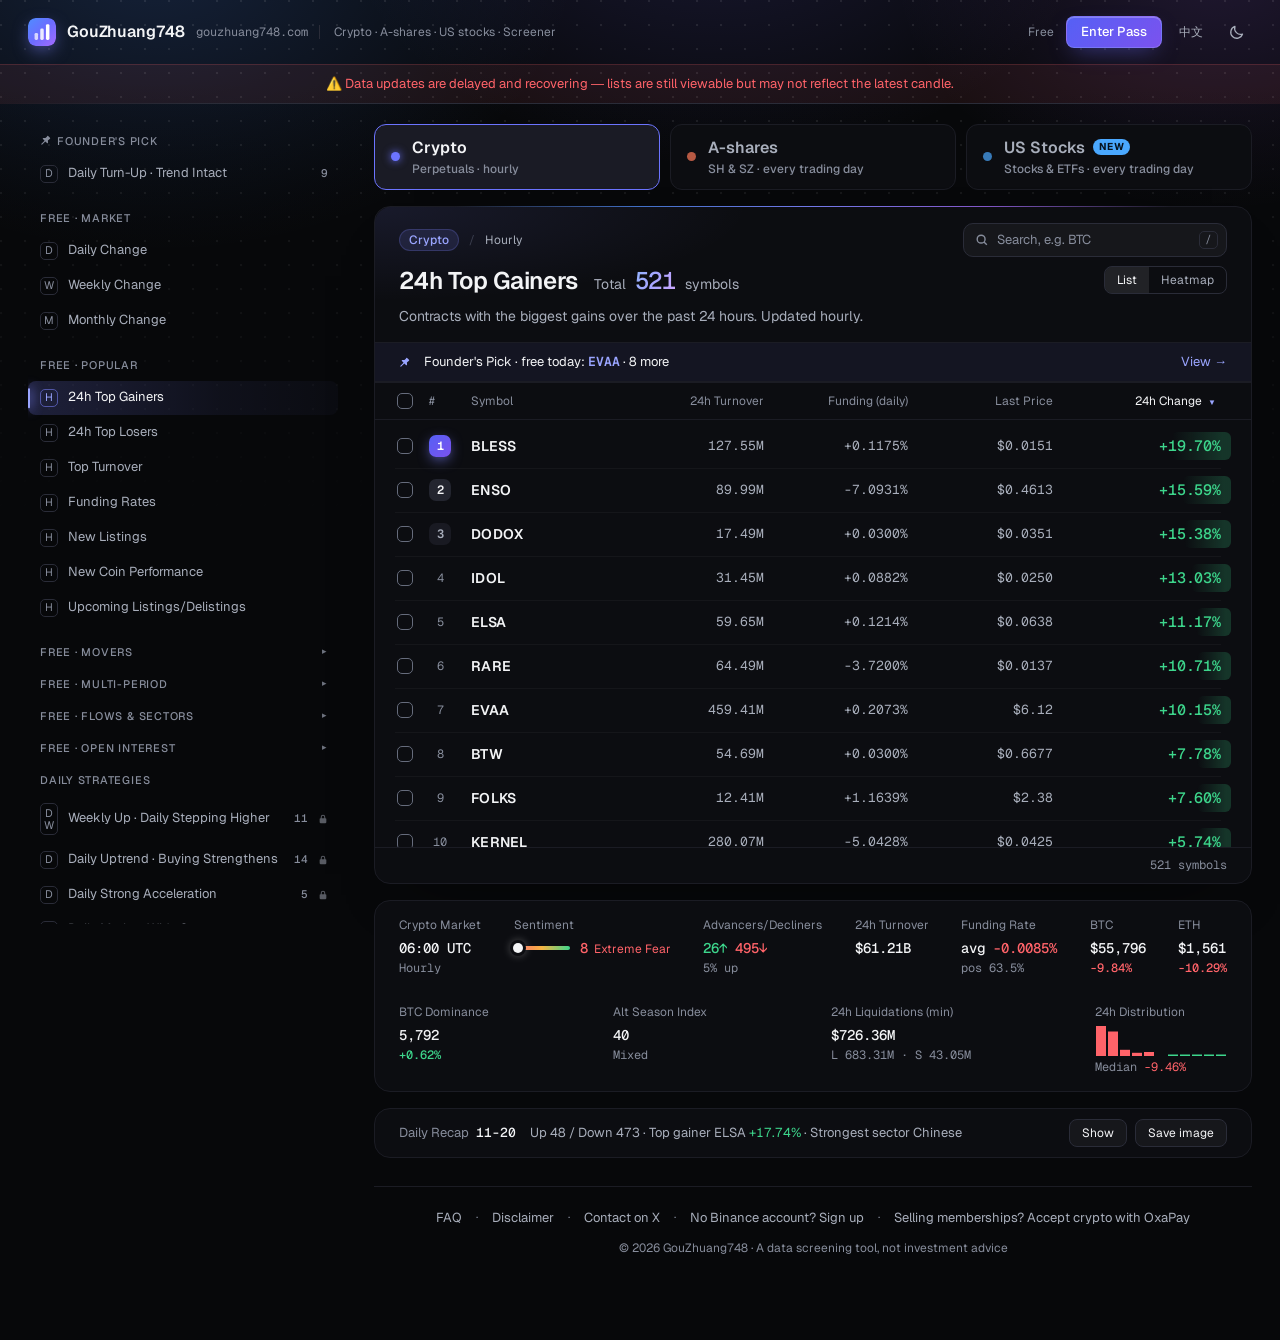
<file: index.html>
﻿<!DOCTYPE html>
<html lang="zh-CN" data-theme="dark">
<head>
    <meta charset="UTF-8">
    <script>if(location.hostname==="www.gouzhuang748.com")location.replace("https://gouzhuang748.com"+location.pathname+location.search+location.hash)</script>
    <meta name="viewport" content="width=device-width, initial-scale=1.0, viewport-fit=cover">
    <meta name="theme-color" content="#07080a" id="themeColorMeta">
    <script>try{if(localStorage.getItem("bishuju_theme")==="light"){document.documentElement.dataset.theme="light";document.getElementById("themeColorMeta").content="#f6f7f9";}}catch(e){}</script>
    <script>(function(){var l=null,d=document.documentElement;try{var q=new URLSearchParams(location.search).get("lang");if(q==="en"||q==="zh"){l=q;try{localStorage.setItem("bishuju_lang",q)}catch(e){}}if(!l)l=localStorage.getItem("bishuju_lang")}catch(e){}if(l!=="en"&&l!=="zh"){var ls=navigator.languages&&navigator.languages.length?navigator.languages:[navigator.language||""];l=/bot|crawl|spider|slurp|preview|facebookexternalhit/i.test(navigator.userAgent||"")||ls.some(function(x){return /^zh/i.test(x)})?"zh":"en"}d.lang=l==="en"?"en":"zh-CN";if(l==="en")document.title="GouZhuang748 — Crypto · A-shares · US Stocks Screener"})();</script>
    <title>狗庄74吧 — 加密 · A股 · 美股 指标筛选排行榜</title>
    <meta name="description" content="加密永续合约、A股与美股排行榜：免费看涨跌、成交、资金费率、异动、板块等常用榜单，付费解锁策略榜与付费指标。一键导出自选清单。">
    <link rel="canonical" href="https://gouzhuang748.com/">
    <link rel="alternate" hreflang="zh-CN" href="https://gouzhuang748.com/">
    <link rel="alternate" hreflang="en" href="https://gouzhuang748.com/?lang=en">
    <link rel="alternate" hreflang="x-default" href="https://gouzhuang748.com/">
    <link rel="icon" type="image/svg+xml" href="favicon.svg">
    <link rel="apple-touch-icon" href="apple-touch-icon.png">
    <link rel="manifest" href="manifest.webmanifest">
    <meta name="apple-mobile-web-app-capable" content="yes">
    <meta name="mobile-web-app-capable" content="yes">
    <meta name="apple-mobile-web-app-status-bar-style" content="default">
    <meta name="apple-mobile-web-app-title" content="狗庄74吧">
    <meta property="og:type" content="website">
    <meta property="og:site_name" content="狗庄74吧">
    <meta property="og:locale" content="zh_CN">
    <meta property="og:locale:alternate" content="en_US">
    <meta property="og:title" content="狗庄74吧 — 加密 · A股 · 美股 指标筛选排行榜">
    <meta property="og:description" content="加密 · A股 · 美股 排行榜：加密每小时更新，A股、美股每日收盘后更新；常用榜单免费看，一键导出到 TradingView。">
    <meta property="og:image" content="https://gouzhuang748.com/og.png?v=8">
    <meta property="og:image:width" content="1200">
    <meta property="og:image:height" content="630">
    <meta property="og:image:alt" content="狗庄74吧 — 加密 · A股 · 美股 指标筛选排行榜">
    <meta property="og:url" content="https://gouzhuang748.com/">
    <meta name="twitter:card" content="summary_large_image">
    <meta name="twitter:title" content="狗庄74吧 — 加密 · A股 · 美股 指标筛选排行榜">
    <meta name="twitter:description" content="加密 · A股 · 美股 排行榜：加密每小时更新，A股、美股每日收盘后更新；常用榜单免费看，一键导出到 TradingView。">
    <meta name="twitter:image" content="https://gouzhuang748.com/og.png?v=8">
    <meta name="twitter:image:alt" content="狗庄74吧 — 加密 · A股 · 美股 指标筛选排行榜">
    <link rel="preload" as="font" type="font/woff2" href="fonts/geist-latin-wght-normal.woff2" crossorigin>
    <link rel="preload" as="font" type="font/woff2" href="fonts/geist-mono-latin.woff2" crossorigin>
    <link rel="stylesheet" href="style.css?v=187">
</head>
<body>
<div class="app is-hero" id="app" data-asset="crypto">
    <a class="skip-link" href="#main" data-en="Skip to main content">跳到主内容</a>
    <header class="topbar">
        <div class="topbar__inner">
            <button class="hamburger" id="hamburger" aria-label="打开导航" data-en-aria-label="Open navigation" aria-expanded="false">
                <svg width="16" height="16" viewBox="0 0 16 16" fill="none" stroke="currentColor" stroke-width="1.8" stroke-linecap="round"><path d="M2 4h12M2 8h12M2 12h12"/></svg>
            </button>
            <div class="brand">
                <svg class="brand__logo" viewBox="0 0 32 32" aria-hidden="true">
                    <defs>
                        <linearGradient id="gm" x1="0" y1="0" x2="1" y2="1">
                            <stop offset="0" stop-color="#4f8dff"/>
                            <stop offset=".5" stop-color="#6c6cff"/>
                            <stop offset="1" stop-color="#a56bff"/>
                        </linearGradient>
                    </defs>
                    <rect width="32" height="32" rx="8" fill="url(#gm)"/>
                    <rect x="7.5" y="17" width="4" height="8" rx="1.6" fill="#fff" fill-opacity=".72"/>
                    <rect x="14" y="12" width="4" height="13" rx="1.6" fill="#fff" fill-opacity=".86"/>
                    <rect x="20.5" y="7" width="4" height="18" rx="1.6" fill="#fff"/>
                </svg>
                <span class="brand__name" data-en="GouZhuang748">狗庄74吧</span>
                <span class="brand__latin">gouzhuang748.com</span>
                <span class="brand__tag" data-en="Crypto · A-shares · US stocks · Screener">加密 · A股 · 美股 · 指标筛选排行</span>
            </div>
            <div class="asset-seg" id="assetSeg">
                <button class="asset-seg__opt is-active" data-k="crypto" data-en-html="&lt;span class=&quot;asset-seg__dot&quot;&gt;&lt;/span&gt;Crypto"><span class="asset-seg__dot"></span>加密</button>
                <button class="asset-seg__opt" data-k="ashare" data-en-html="&lt;span class=&quot;asset-seg__dot&quot;&gt;&lt;/span&gt;A-shares"><span class="asset-seg__dot"></span>A股</button>
                <button class="asset-seg__opt" data-k="us" data-en-html="&lt;span class=&quot;asset-seg__dot&quot;&gt;&lt;/span&gt;US"><span class="asset-seg__dot"></span>美股</button>
            </div>
            <div class="topbar__tools">
                <span id="licenseStatus"><span class="lic-badge lic-off" data-en="Free">免费版</span></span>
                <button id="licenseBtn" class="lic-btn-mini" data-en="Enter pass">输入通行证</button>
                <button type="button" class="lang-btn" id="langBtn"></button>
                <button class="theme-btn" id="themeBtn" aria-label="切换亮暗主题" title="切换亮/暗" data-en-aria-label="Toggle light / dark theme" data-en-title="Light / Dark"></button>
            </div>
        </div>
        <div class="banner banner--down" id="staleBanner" hidden data-en="⚠️ Data updates are delayed and recovering — lists are still viewable but may not reflect the latest candle.">
            ⚠️ 数据更新出现延迟，正在恢复中 —— 榜单仍可查看，但可能不是最新一根 K 线。
        </div>
        <div class="banner" id="snapshotBanner" hidden>
            ⚠️ <span data-banner-text data-en="A-share data is a daily close snapshot, not real-time quotes; it is recalculated after each trading day's close.">A股为每日收盘快照数据，非实时行情；每个交易日收盘后自动重算。</span>
            <button class="banner__close" id="snapshotBannerClose" aria-label="关闭" data-en-aria-label="Close">✕</button>
        </div>
    </header>
    <div class="wrap">
        <div class="layout">
            <aside class="rail" id="rail">
                <nav class="board-nav" id="boardNav"></nav>
                <div class="rail-foot" id="railFoot"></div>
            </aside>
            <main class="main" id="main" tabindex="-1">
                <nav class="mkts" id="marketBar" aria-label="市场" data-en-aria-label="Markets"></nav>
                <section class="mkt" id="marketOverview" hidden></section>
                <section class="drep" id="dailyReport" aria-label="昨日收盘快报" data-en-aria-label="Daily recap" hidden></section>
                <section class="pulse" id="pulse" hidden></section>
                <section class="reso-wrap" id="resonance" aria-label="日线、周线、月线共振" hidden></section>
                <section class="board">
                    <div class="board-head" id="boardHead" hidden>
                        <div class="board-head__tags">
                            <span class="asset-tag" id="bhAsset" data-en="Crypto">加密</span>
                            <span class="tf-badge" id="bhTf" data-en="Daily">日线</span>
                        </div>
                        <div class="search">
                            <svg class="search__icon" viewBox="0 0 16 16" fill="none" stroke="currentColor" stroke-width="1.6" aria-hidden="true"><circle cx="7" cy="7" r="4.5"/><path d="m13.5 13.5-3.2-3.2"/></svg>
                            <input id="searchBox" class="search__input" type="search" placeholder="搜索币种，如 BTC" data-en-placeholder="Search, e.g. BTC" title="搜索代码；输入币种（如 BTC）可看单币速查卡" data-en-title="Search symbols; type a coin (e.g. BTC) to see its quick-view card" autocomplete="off" spellcheck="false" aria-label="搜索标的" data-en-aria-label="Search symbols">
                            <kbd class="search__kbd" aria-hidden="true">/</kbd>
                        </div>
                        <div class="board-head__line">
                            <h1 class="board-head__name" id="bhName" data-en="Lists">榜单</h1>
                            <div class="board-head__stat">
                                <span class="board-head__hit" id="bhHit" hidden></span>
                                <span class="board-head__meta" id="bhMeta" hidden></span>
                            </div>
                            <div class="view-seg" id="viewSeg" role="group" aria-label="视图" data-en-aria-label="View" hidden>
                                <button type="button" class="view-seg__opt is-active" data-view="list" aria-pressed="true" data-en="List">列表</button>
                                <button type="button" class="view-seg__opt" data-view="heat" aria-pressed="false" data-en="Heatmap">热力图</button>
                            </div>
                        </div>
                        <div class="board-head__notewrap">
                            <div class="board-head__note" id="bhNote"></div>
                            <button type="button" class="note-toggle" id="bhNoteToggle" aria-controls="bhNote" aria-expanded="false" hidden data-en="Show details">展开说明</button>
                        </div>
                    </div>
                    <button type="button" class="pick-strip" id="pickStrip" hidden></button>
                    <div class="ccard" id="coinCard" aria-live="polite" hidden></div>
                    <div class="sort-strip" id="sortStrip" hidden></div>
                    <div class="heat" id="heatView" hidden>
                        <div class="heat__bar">
                            <span class="heat__hint" id="heatHint"></span>
                            <span class="heat__legend" id="heatLegend"></span>
                            <button type="button" class="drep__btn" id="heatSave" data-en="Save image">保存图片</button>
                        </div>
                        <canvas class="heat__cv" id="heatCanvas" role="img"></canvas>
                        <div class="heat__info" id="heatInfo" aria-live="polite"></div>
                    </div>
                    <div class="table" role="table" aria-label="排行榜" data-en-aria-label="Rankings">
                        <div class="thead" role="row">
                            <div class="th c-check" role="columnheader"><label class="chk-hit"><input type="checkbox" class="chk" id="checkAll" aria-label="全选当前列表" data-en-aria-label="Select all in this list"></label></div>
                            <div class="th c-rank" role="columnheader">#</div>
                            <div class="th c-sym" role="columnheader"><span data-en="Symbol">标的</span><div class="sub sub--head" id="subHead"></div></div>
                            <div class="th c-val" id="valueHeader" role="columnheader" data-en="D Turnover">日成交额</div>
                        </div>
                        <div class="tbody" id="rankBody" role="rowgroup"></div>
                    </div>
                    <div class="table-foot" id="tableFoot" role="status" aria-live="polite" hidden></div>
                    <section class="tgp" id="tgPanel" aria-label="TG 通知：最近离榜与通知记录" hidden></section>
                </section>
                <footer class="footer">
                    <div class="footer-links">
                        <button class="flink" data-dialog="faqDialog" data-en="FAQ">常见问题</button>
                        <span class="fdot">·</span>
                        <button class="flink" data-dialog="disclaimerDialog" data-en="Disclaimer">免责声明</button>
                        <span class="fdot">·</span>
                        <a class="flink" href="https://x.com/gouzhuang748" target="_blank" rel="noopener" data-en="Contact on X">联系我（X）</a>
                        <span class="fdot">·</span>
                        <a class="flink" href="https://www.bsmkweb.net/register?ref=G11W7ZAI" target="_blank" rel="noopener sponsored" data-en="No Binance account? Sign up">还没有币安账号？注册</a>
                        <span class="fdot">·</span>
                        <a class="flink" href="https://oxapay.com/?ref=13808906" target="_blank" rel="noopener sponsored" data-en="Selling memberships? Accept crypto with OxaPay">卖会员 / 课程？用 OxaPay 收加密货币</a>
                    </div>
                    <div class="footer-note" data-en="© 2026 GouZhuang748 · A data screening tool, not investment advice">
                        © 2026 狗庄74吧 · 仅为数据筛选工具，不构成投资建议
                    </div>
                </footer>
            </main>
        </div>
    </div>
    <div class="dock" id="exportBar" style="display:none;">
        <span class="dock__count" id="selectedCount" data-en="0 selected">已选 0 个</span>
        <button class="btn btn--ghost btn--sm" id="clearSelBtn" data-en="Clear">清空</button>
        <button class="btn btn--ghost btn--sm" id="selectAllBtn" data-en="Select all">全选</button>
        <button class="btn btn--ghost btn--sm" id="watchBtn" hidden>加入自选</button>
        <button class="btn btn--primary btn--sm" id="exportBtn" data-en="Export to TradingView">导出 TradingView</button>
    </div>
    <div class="scrim" id="drawerScrim"></div>
    <aside class="drawer" id="drawer" role="dialog" aria-modal="true" aria-label="榜单导航" data-en-aria-label="List navigation" inert>
        <div class="drawer__head"><span data-en="Lists">榜单导航</span><button type="button" class="lang-btn lang-btn--drawer" id="langBtnDrawer"></button><button class="drawer__close" id="drawerClose" aria-label="关闭" data-en-aria-label="Close">✕</button></div>
        <div class="drawer__license"><span class="lic-badge lic-off" id="licenseStatusDrawer" data-en="Free">免费版</span><button class="lic-btn-mini" id="licenseBtnDrawer" data-en="Enter pass">输入通行证</button></div>
        <div id="drawerBody"></div>
    </aside>
</div>
<dialog id="faqDialog" class="modal modal-wide" aria-labelledby="faqTitle">
    <h3 id="faqTitle" data-en="FAQ">常见问题</h3>
    <div class="faq" data-lang="zh">
        <h4>数据多久更新一次？</h4>
        <p>加密每小时自动更新，日 / 周 / 月线榜在 K 线收盘后（北京时间 08:00）更新；A股、美股每个交易日收盘后更新。</p>
        <h4>哪些免费、哪些收费？</h4>
        <p><b>免费</b>：顶部市场概览、单币速查卡、「免费」各组的全部榜单（加密、A股 与美股），以及「站长严选」里的 1 个标的。</p>
        <p><b>收费</b>：策略榜，以及免费榜上标着「指标A / B / C」的付费指标。无需注册，用加密货币付款，到账后通行证自动发到邮箱。</p>
        <h4>涨跌颜色是怎么定的？</h4>
        <p>加密、美股涨绿跌红，A股涨红跌绿，切换时自动跟随。</p>
        <h4>还没有币安账号？</h4>
        <p>可以通过<a href="https://www.bsmkweb.net/register?ref=G11W7ZAI" target="_blank" rel="noopener sponsored">这个链接</a>注册。</p>
        <h4>本站用什么收款？</h4>
        <p>用 OxaPay 收加密货币。你也在卖会员、课程，想收 USDT 等加密货币的话，可以通过<a href="https://oxapay.com/?ref=13808906" target="_blank" rel="noopener sponsored">这个链接</a>注册。</p>
        <h4>买了遇到问题怎么联系？</h4>
        <p>在 X 上私信 <a href="https://x.com/gouzhuang748" target="_blank" rel="noopener">@gouzhuang748</a>，附上购买时填的邮箱和大概的付款时间。<b>我不会主动私信你索要通行证、密码，也不会让你转账</b>——遇到冒充的请直接拉黑。</p>
    </div>
    <div class="faq" data-lang="en" lang="en" hidden>
        <h4>How often is the data updated?</h4>
        <p>Crypto updates every hour, with daily / weekly / monthly lists updating after each candle closes (00:00 UTC); A-shares and US stocks update after every trading day's close.</p>
        <h4>What is free and what is paid?</h4>
        <p><b>Free</b>: the market overview at the top, coin quick-view cards, every list in the “Free” groups (crypto, A-shares and US stocks), and one symbol from “Founder's Pick”.</p>
        <p><b>Paid</b>: the strategy lists, plus the premium metrics labelled “Metric A / B / C” on the free lists. No account needed: pay with crypto and the pass is emailed to you as soon as the payment arrives.</p>
        <h4>What do the colors mean?</h4>
        <p>Crypto and US stocks: green for up, red for down. A-shares: red for up, green for down. Colors switch automatically.</p>
        <h4>No Binance account yet?</h4>
        <p>You can sign up through <a href="https://www.bsmkweb.net/register?ref=G11W7ZAI" target="_blank" rel="noopener sponsored">this link</a>.</p>
        <h4>How does this site take payments?</h4>
        <p>Through OxaPay, in crypto. If you sell memberships or courses and want to accept USDT and other crypto, you can sign up through <a href="https://oxapay.com/?ref=13808906" target="_blank" rel="noopener sponsored">this link</a>.</p>
        <h4>How do I get help with a purchase?</h4>
        <p>Send a DM on X to <a href="https://x.com/gouzhuang748" target="_blank" rel="noopener">@gouzhuang748</a> with the email you used and roughly when you paid. <b>I will never DM you first to ask for your pass or password, or ask you to send money</b> — block anyone who does.</p>
    </div>
    <div class="modal-actions">
        <span class="spacer"></span>
        <button type="button" class="btn-ghost dialog-close" data-dialog="faqDialog" data-en="Close">关闭</button>
    </div>
</dialog>
<dialog id="disclaimerDialog" class="modal modal-wide" aria-labelledby="disclaimerTitle">
    <h3 id="disclaimerTitle" data-en="Disclaimer">免责声明</h3>
    <div class="faq" data-lang="zh">
        <p>本站是行情数据的<b>筛选与展示工具</b>，所有榜单均为对公开行情数据按固定规则自动筛选的结果，<b>不构成任何投资建议、买卖推荐或收益承诺</b>。</p>
        <p>榜单名称（包括「站长严选」）只是分类标签，名单同样由规则自动生成，不代表站长推荐买入或卖出。</p>
        <p>加密货币合约与股票交易均有风险，杠杆交易可能损失全部本金。据此操作，风险自担。</p>
        <p>本站与任何交易所及数据服务商均无隶属关系。页面中的币安注册、TradingView 与 OxaPay 链接为推荐链接，本站可能因此获得返佣。</p>
        <p>数据可能因交易所接口、网络等原因延迟或中断，本站不对数据的实时性、完整性作出保证。</p>
    </div>
    <div class="faq" data-lang="en" lang="en" hidden>
        <p>This site is a <b>screening and display tool</b> for market data. Every list is produced automatically from public market data by fixed rules and <b>does not constitute investment advice, a recommendation to buy or sell, or any promise of returns</b>.</p>
        <p>List names (including “Founder's Pick”) are labels only; every list is generated by rules and is not a recommendation by the founder to buy or sell.</p>
        <p>Trading crypto derivatives and stocks carries risk; leveraged trading can lose all of your principal. Any action you take based on this site is at your own risk.</p>
        <p>This site is not affiliated with any exchange or data provider. The Binance sign-up, TradingView and OxaPay links are referral links; we may earn a commission from them.</p>
        <p>Data may be delayed or interrupted because of exchange APIs, network issues or other causes; we make no guarantee of its timeliness or completeness.</p>
    </div>
    <div class="modal-actions">
        <span class="spacer"></span>
        <button type="button" class="btn-ghost dialog-close" data-dialog="disclaimerDialog" data-en="Close">关闭</button>
    </div>
</dialog>
<dialog id="licenseDialog" class="modal" aria-labelledby="licenseTitle">
    <form id="licenseForm" method="dialog">
        <h3 id="licenseTitle" data-en="Enter access pass">输入通行证</h3>
        <p class="modal-hint" data-en-html="Paste the access pass you received after purchase to unlock every strategy list and the premium metrics.&lt;br&gt;The pass is stored in this browser only; no personal information is uploaded.">粘贴购买后收到的通行证，解锁全部策略榜与付费指标。<br>通行证保存在本机浏览器，不上传任何个人信息。</p>
        <input type="text" id="licenseInput" class="text-input" placeholder="BSJ-XXXX-XXXX-XXXX-XXXX" aria-label="通行证" data-en-aria-label="Access pass" autocomplete="off" spellcheck="false">
        <div id="licenseMsg" class="lic-msg" role="status" aria-live="polite"></div>
        <div id="discordBox" class="discord-box" hidden>
            <button type="button" class="btn-ghost" id="discordBindBtn" data-en="Join the private Discord group">绑定 Discord 进群</button>
            <p class="modal-hint" data-en="Yearly members only: private Discord community. One Discord account per pass (linking another account removes the old one); you'll be removed from the group when the pass expires.">年付会员专享：私享 Discord 交流。一张通行证绑定一个 Discord 账号（换绑会把旧账号移出群）；通行证到期后自动移出群。</p>
        </div>
        <div class="modal-actions">
            <button type="button" class="btn-ghost" id="licenseSwitchToBuy" data-en="No pass yet? Buy one">还没有通行证？去购买</button>
            <button type="submit" class="btn-primary" id="licenseSubmit" data-en="Unlock">解锁</button>
        </div>
    </form>
    <button type="button" class="modal-x dialog-close" data-dialog="licenseDialog" aria-label="关闭" data-en-aria-label="Close">✕</button>
</dialog>
<dialog id="purchaseDialog" class="modal modal-wide" aria-labelledby="purchaseTitle">
    <h3 id="purchaseTitle" data-en="Buy an access pass">购买通行证</h3>
    <p class="modal-hint" data-en="A pass unlocks every crypto strategy list and the premium metrics (A-shares and US stocks are currently all free). Pay with crypto; the pass is emailed to you automatically.">通行证解锁加密全部策略榜与付费指标（A股、美股目前全部免费）。用加密货币付款，通行证自动发到邮箱。</p>
    <div class="buy-plans" id="buyPlans">
        <button type="button" class="buy-plan" data-plan="monthly">
            <div class="buy-plan__label" data-en="Monthly">月付</div>
            <div class="buy-plan__price" id="priceMonthly">–</div>
        </button>
        <button type="button" class="buy-plan" data-plan="quarterly">
            <div class="buy-plan__label" data-en="Quarterly">季付</div>
            <div class="buy-plan__price" id="priceQuarterly">–</div>
        </button>
        <button type="button" class="buy-plan" data-plan="yearly">
            <span class="buy-plan__tag" data-en="Best value">最划算</span>
            <div class="buy-plan__label" data-en="Yearly">年付</div>
            <div class="buy-plan__price" id="priceYearly">–</div>
            <div class="buy-plan__note" data-en="+ Private Discord community">＋ 私享 Discord 交流</div>
        </button>
    </div>
    <form id="checkoutForm">
        <input type="email" id="checkoutEmail" class="text-input" placeholder="接收通行证的邮箱" aria-label="接收通行证的邮箱" data-en-placeholder="Email to receive your pass" data-en-aria-label="Email to receive your pass" required autocomplete="email">
        <div id="checkoutMsg" class="lic-msg" role="status" aria-live="polite"></div>
        <div class="modal-actions">
            <button type="button" class="btn-ghost" id="purchaseSwitchToLicense" data-en="Have a pass? Enter it">已有通行证？输入解锁</button>
            <button type="submit" class="btn-primary" id="checkoutSubmitBtn" data-en="Pay now">去支付</button>
        </div>
    </form>
    <ol class="buy-steps">
        <li data-en="Pick a plan, enter your email and click “Pay now” to pay with crypto on OxaPay">选套餐、填邮箱、点「去支付」，跳转到 OxaPay 用加密货币付款</li>
        <li data-en="Once payment is confirmed, your pass is generated automatically and emailed to you within minutes">付款确认后系统自动生成通行证，几分钟内发到你的邮箱</li>
        <li data-en="Come back here, click “Enter pass” and paste it — this browser remembers it for the rest of your plan">回到本页点「输入通行证」粘贴即可，本机浏览器会记住，有效期内不用再输</li>
    </ol>
    <button type="button" class="modal-x dialog-close" data-dialog="purchaseDialog" aria-label="关闭" data-en-aria-label="Close">✕</button>
</dialog>
<script>(function(){if(document.documentElement.lang!=="en")return;var q=function(s){return document.querySelectorAll(s)};q("[data-en]").forEach(function(e){e.textContent=e.getAttribute("data-en")});q("[data-en-html]").forEach(function(e){e.innerHTML=e.getAttribute("data-en-html")});["title","aria-label","placeholder"].forEach(function(a){q("[data-en-"+a+"]").forEach(function(e){e.setAttribute(a,e.getAttribute("data-en-"+a))})});q("[data-lang]").forEach(function(e){e.hidden=e.getAttribute("data-lang")!=="en"})})();</script>
<script src="script.js?v=619"></script>
</body>
</html>
</file>
<file: style.css>
@font-face{font-family:"Geist";src:url("fonts/geist-latin-wght-normal.woff2") format("woff2");font-weight:100 900;font-style:normal;font-display:swap;unicode-range:U+0000-00FF,U+0131,U+0152-0153,U+02BB-02BC,U+02C6,U+02DA,U+02DC,U+0304,U+0308,U+0329,U+2000-2013,U+2015-206F,U+20AC,U+2122,U+2191,U+2193,U+2212,U+2215,U+FEFF,U+FFFD}
@font-face{font-family:"Geist Mono";src:url("fonts/geist-mono-latin.woff2") format("woff2");font-weight:100 900;font-style:normal;font-display:swap;unicode-range:U+0000-00FF,U+2000-206F,U+2070-209F,U+20A0-20BF,U+2100-214F,U+2190-21FF,U+2212}
:root{
    color-scheme:dark;
    --bg:#07080a; --card:#0c0d11; --raised:#12131a; --hover:#14151c; --active:#1a1b25; --modal:#101117;
    --line:#1b1c24; --line-2:#2a2c38; --line-3:#3b3e4e; --row-line:rgba(255,255,255,.04);
    --text:#f3f4f6; --muted:#a8aebb; --muted-2:#878d9c;
    --accent:#9aa5ff; --accent-solid:#6c74ff; --accent-rgb:124,131,255;
    --grad:linear-gradient(135deg,#4f8dff 0%,#6c6cff 48%,#a56bff 100%);
    --grad-fill:linear-gradient(135deg,var(--btn-a),var(--btn-b));
    --grad-ink:linear-gradient(120deg,#8fb6ff 0%,#a9a4ff 52%,#cfa8ff 100%);
    --btn-a:#5560f5; --btn-b:#7b52ee; --btn-ink:#ffffff; --btn-glow:rgba(99,102,241,.55);
    --ashare-dot:#ff7a59;
    --us-dot:#4aa8ff;
    --btn2-fill:rgba(255,255,255,.045); --btn2-fill-hover:rgba(255,255,255,.085); --btn2-ink:#f3f4f6;
    --up:#3dd68c; --down:#ff6369; --down-ink:#ff6369; --up-rgb:61,214,140; --down-rgb:255,99,105;
    --warn:#f5b544; --warn-rgb:245,181,68;
    --price-up:var(--up); --price-down:var(--down);
    --bar-up:rgba(61,214,140,.2); --bar-down:rgba(255,99,105,.17); --bar-mute:rgba(135,141,156,.2);
    --bar-pos:var(--bar-up); --bar-neg:var(--bar-down); --bar-neutral:var(--bar-mute);
    --aur-1:rgba(79,141,255,.20); --aur-2:rgba(118,108,255,.18); --aur-3:rgba(165,107,255,.16); --dot:rgba(255,255,255,.085);
    --dock-bg:#16171f; --dock-ink:#f3f4f6; --dock-accent:#9aa5ff; --dock-line:rgba(255,255,255,.12);
    --dock-btn2:rgba(255,255,255,.08); --dock-btn2-hover:rgba(255,255,255,.14);
    --scrim:rgba(3,4,8,.72);
    --chk-line:#666c7c;
    --chk-tick:url("data:image/svg+xml,%3Csvg xmlns='http://www.w3.org/2000/svg' viewBox='0 0 12 12' fill='none' stroke='%23fff' stroke-width='2' stroke-linecap='round' stroke-linejoin='round'%3E%3Cpath d='M2.6 6.3l2.3 2.4 4.5-5.2'/%3E%3C/svg%3E");
    --chk-dash:url("data:image/svg+xml,%3Csvg xmlns='http://www.w3.org/2000/svg' viewBox='0 0 12 12' fill='none' stroke='%23fff' stroke-width='2' stroke-linecap='round'%3E%3Cpath d='M3 6h6'/%3E%3C/svg%3E");
    --font-sans:"Geist",-apple-system,BlinkMacSystemFont,"Segoe UI","PingFang SC","HarmonyOS Sans SC","MiSans","Microsoft YaHei UI","Microsoft YaHei","Noto Sans SC",Roboto,sans-serif;
    --mono:"Geist Mono",ui-monospace,"SF Mono","Cascadia Mono",Consolas,"PingFang SC","Microsoft YaHei UI","Microsoft YaHei",monospace;
    --r-xl:20px; --r-lg:16px; --r-md:12px; --r-sm:10px; --r-chip:8px; --r-tag:6px;
    --shadow-pop:0 16px 40px -12px rgba(0,0,0,.8),0 0 0 1px rgba(0,0,0,.4);
    --shadow-modal:0 40px 90px -30px rgba(0,0,0,.95),0 0 0 1px rgba(0,0,0,.5),0 0 140px -50px rgba(var(--accent-rgb),.45);
    --ease:cubic-bezier(.2,.8,.2,1); --dur:.14s;
    --medal2-bg:#23252f; --medal2-ink:#f3f4f6; --medal3-bg:#191a22; --medal3-ink:#a8aebb;
    --h-sm:32px; --h-md:40px;
    --fs-2xs:11px; --fs-xs:12px; --fs-sm:13px; --fs-md:14px; --fs-val:15px; --fs-lg:16px; --fs-xl:18px; --fs-2xl:20px; --fs-3xl:24px; --fs-4xl:30px;
    --selection:rgba(var(--accent-rgb),.36);
}
[data-theme="light"]{
    color-scheme:light;
    --bg:#f6f7f9; --card:#ffffff; --raised:#f5f6f9; --hover:#f5f6f9; --active:#edeef4; --modal:#ffffff;
    --line:#e9eaef; --line-2:#d9dbe3; --line-3:#c4c7d2; --row-line:rgba(11,12,16,.05);
    --text:#0b0c10; --muted:#4d5360; --muted-2:#5f6573;
    --accent:#4347d9; --accent-solid:#5560f5; --accent-rgb:85,96,245;
    --grad-ink:linear-gradient(120deg,#2f62d9 0%,#5548e0 52%,#8a3fd6 100%);
    --btn2-fill:rgba(11,12,16,.045); --btn2-fill-hover:rgba(11,12,16,.085); --btn2-ink:#0b0c10;
    --up:#07693f; --down:#c21f3a; --down-ink:#c21f3a; --up-rgb:7,105,63; --down-rgb:194,31,58;
    --warn:#7a5200; --warn-rgb:122,82,0; --ashare-dot:#d2451c; --us-dot:#1f6fd6;
    --bar-up:rgba(7,105,63,.1); --bar-down:rgba(194,31,58,.09); --bar-mute:rgba(95,101,115,.13);
    --aur-1:rgba(79,141,255,.17); --aur-2:rgba(118,108,255,.13); --aur-3:rgba(165,107,255,.13); --dot:rgba(15,18,30,.1);
    --scrim:rgba(15,18,30,.42);
    --chk-line:#8a8f9c;
    --shadow-pop:0 16px 40px -14px rgba(15,18,30,.22),0 0 0 1px rgba(15,18,30,.05);
    --shadow-modal:0 40px 90px -30px rgba(15,18,30,.35),0 0 0 1px rgba(15,18,30,.06),0 0 140px -50px rgba(var(--accent-rgb),.3);
    --medal2-bg:#e4e6ee; --medal2-ink:#0b0c10; --medal3-bg:#eff0f5; --medal3-ink:#4d5360;
}
[data-asset="crypto"],[data-asset="us"]{ --price-up:var(--up); --price-down:var(--down); --bar-pos:var(--bar-up); --bar-neg:var(--bar-down); }
[data-asset="ashare"]{ --price-up:var(--down); --price-down:var(--up); --bar-pos:var(--bar-down); --bar-neg:var(--bar-up); --aur-1:rgba(255,99,105,.15); --aur-2:rgba(245,160,80,.1); --aur-3:rgba(165,107,255,.15); }
[data-theme="light"] [data-asset="ashare"]{ --aur-1:rgba(255,99,105,.13); --aur-2:rgba(245,160,80,.11); --aur-3:rgba(165,107,255,.12); }
*{margin:0;padding:0;box-sizing:border-box}
[hidden]{display:none!important}
html{scrollbar-color:var(--line-3) var(--bg);-webkit-text-size-adjust:100%}
body{font-family:var(--font-sans);font-size:var(--fs-md);font-variant-numeric:tabular-nums;color:var(--text);background:var(--bg);min-height:100vh;-webkit-font-smoothing:antialiased;text-rendering:optimizeLegibility}
body.no-scroll{overflow:hidden}
button,input{font:inherit;color:inherit}
::selection{background:var(--selection)}
a{color:var(--accent);text-decoration:none}
a:hover{color:var(--text)}
:focus-visible{outline:2px solid var(--accent-solid);outline-offset:2px;border-radius:6px}
.skip-link{position:absolute;left:8px;top:-48px;z-index:200;padding:8px 14px;background:var(--card);color:var(--accent);border:1px solid var(--line-2);border-radius:var(--r-sm);font-size:var(--fs-sm);transition:top var(--dur)}
.skip-link:focus{top:8px}
.sr-only,.table-foot.sr-only{position:absolute;width:1px;height:1px;padding:0;margin:-1px;overflow:hidden;clip-path:inset(50%);white-space:nowrap;border:0}
.main:focus{outline:none}
kbd{font-family:var(--mono)}
.app{position:relative;isolation:isolate;min-height:100vh;padding-bottom:72px;color:var(--text)}
.app::before{content:"";position:absolute;z-index:-1;top:0;left:0;right:0;height:660px;pointer-events:none;
    background:
        linear-gradient(180deg,transparent 12%,var(--bg) 78%),
        radial-gradient(circle at 1px 1px,var(--dot) 1px,transparent 1.6px) 0 0 / 24px 24px,
        radial-gradient(ellipse 46% 64% at 12% -8%,var(--aur-1),transparent 72%),
        radial-gradient(ellipse 42% 60% at 56% -18%,var(--aur-2),transparent 72%),
        radial-gradient(ellipse 36% 54% at 95% -6%,var(--aur-3),transparent 70%)}
.wrap{max-width:1440px;margin:0 auto;padding:20px 28px 0}
.layout{display:grid;grid-template-columns:clamp(272px,26%,340px) minmax(0,1fr);gap:28px;align-items:start}
.main{min-width:0;display:flex;flex-direction:column;gap:16px}
.topbar{position:relative}
.topbar::after{content:"";position:absolute;left:0;right:0;bottom:0;height:1px;background:linear-gradient(90deg,transparent,var(--line-2) 16%,var(--line-2) 84%,transparent);pointer-events:none}
.topbar__inner{max-width:1440px;margin:0 auto;padding:0 28px;min-height:64px;display:flex;align-items:center;gap:18px}
.brand{display:flex;align-items:center;gap:11px;min-width:0}
.brand__logo{width:28px;height:28px;flex:none;border-radius:8px;box-shadow:0 6px 18px -4px rgba(var(--accent-rgb),.7)}
.brand__name{font-size:var(--fs-lg);font-weight:600;letter-spacing:-.01em;line-height:1.2;white-space:nowrap}
.brand__latin{font-family:var(--mono);font-size:var(--fs-xs);color:var(--muted-2);white-space:nowrap}
.brand__tag{font-size:var(--fs-xs);color:var(--muted-2);white-space:nowrap;padding-left:14px;border-left:1px solid var(--line-2);line-height:1.2}
.topbar__tools{display:flex;align-items:center;gap:8px;margin-left:auto}
.hamburger{display:none;width:40px;height:40px;margin-left:-8px;flex:none;align-items:center;justify-content:center;background:transparent;border:none;border-radius:var(--r-sm);color:var(--text);cursor:pointer}
.hamburger:hover{background:var(--btn2-fill)}
.hamburger svg{width:20px;height:20px}
.theme-btn,.lang-btn{display:inline-flex;align-items:center;justify-content:center;height:var(--h-sm);flex:none;background:transparent;border:1px solid transparent;border-radius:var(--r-chip);color:var(--muted);cursor:pointer;transition:color var(--dur),border-color var(--dur)}
.theme-btn{width:var(--h-sm)}
.theme-btn:hover,.lang-btn:hover{color:var(--text);border-color:var(--line-2)}
.theme-btn svg{width:17px;height:17px;display:block}
.lang-btn{min-width:var(--h-sm);padding:0 8px;font-size:var(--fs-xs);font-weight:500;line-height:1}
.lang-btn:empty{display:none}
.lang-btn--drawer{margin-left:auto}
.asset-seg{display:flex;gap:2px;padding:3px;background:var(--btn2-fill);border:1px solid var(--line);border-radius:var(--r-sm)}
.asset-seg__opt{flex:1;display:flex;align-items:center;justify-content:center;gap:7px;height:26px;padding:0 14px;font-size:var(--fs-sm);font-weight:500;border:1px solid transparent;border-radius:7px;cursor:pointer;color:var(--muted);background:transparent;white-space:nowrap;transition:color var(--dur)}
.asset-seg__opt:lang(zh){font-weight:400}
.asset-seg__dot{width:6px;height:6px;border-radius:50%;flex:none;opacity:.55}
.asset-seg__opt[data-k="crypto"] .asset-seg__dot{background:var(--accent-solid)}
.asset-seg__opt[data-k="ashare"] .asset-seg__dot{background:var(--ashare-dot)}
.asset-seg__opt[data-k="us"] .asset-seg__dot{background:var(--us-dot)}
.asset-seg__opt.is-active{background:var(--active);border-color:var(--line-2);color:var(--text)}
[data-theme="light"] .asset-seg__opt.is-active{background:#fff}
.asset-seg__opt.is-active .asset-seg__dot{opacity:1}
.asset-seg__opt[data-k="crypto"].is-active .asset-seg__dot{box-shadow:0 0 8px var(--accent-solid)}
.asset-seg__opt[data-k="ashare"].is-active .asset-seg__dot{box-shadow:0 0 8px var(--ashare-dot)}
.asset-seg__opt[data-k="us"].is-active .asset-seg__dot{box-shadow:0 0 8px var(--us-dot)}
.asset-seg__opt:not(.is-active):hover{color:var(--text)}
.topbar .asset-seg{display:none}
.mkts{order:-2;display:grid;grid-template-columns:repeat(3,minmax(0,1fr));gap:10px}
.mkts .mkts__opt{height:auto;min-width:0;justify-content:flex-start;gap:12px;padding:12px 16px;border:1px solid var(--line);border-radius:var(--r-md);background:var(--card);color:var(--muted);text-align:left;transition:border-color var(--dur),color var(--dur)}
.mkts .mkts__opt .asset-seg__dot{width:9px;height:9px;opacity:.7}
.mkts .mkts__opt.is-active .asset-seg__dot{opacity:1}
.mkts .mkts__opt:not(.is-active):hover{border-color:var(--line-2);color:var(--text)}
.mkts .mkts__opt.is-active{color:var(--text);background:var(--active)}
.mkts .mkts__opt[data-k="crypto"].is-active{border-color:var(--accent-solid)}
.mkts .mkts__opt[data-k="ashare"].is-active{border-color:var(--ashare-dot)}
.mkts .mkts__opt[data-k="us"].is-active{border-color:var(--us-dot)}
.mkts__txt{display:flex;flex-direction:column;gap:3px;min-width:0}
.mkts__name{display:flex;align-items:center;gap:8px;font-size:var(--fs-lg);font-weight:600;color:inherit;white-space:nowrap}
.mkts__sub{font-size:var(--fs-xs);color:var(--muted-2);white-space:nowrap;overflow:hidden;text-overflow:ellipsis}
.mkts__sub--s{display:none}
.mkts__new{font-size:10px;font-weight:700;line-height:16px;letter-spacing:.04em;padding:0 6px;border-radius:999px;color:#06121f;background:var(--us-dot)}
[data-theme="light"] .mkts__new{color:#fff}
.mkts .mkts__opt{overflow:hidden}
@media (max-width:430px){ html[lang="en"] .mkts__new{display:none} }
.lic-badge{display:inline-flex;align-items:center;gap:6px;height:var(--h-sm);padding:0 4px;font-size:var(--fs-xs);white-space:nowrap}
.lic-off{color:var(--muted-2)}
.lic-on{color:var(--accent)}
.lic-on::before{content:"";width:6px;height:6px;border-radius:50%;background:var(--accent-solid);box-shadow:0 0 8px var(--accent-solid)}
.lic-expired{color:var(--down-ink)}
.btn,.btn-primary,.btn-ghost,.lic-btn-mini{display:inline-flex;align-items:center;justify-content:center;gap:6px;font-family:var(--font-sans);font-weight:500;line-height:1.2;border:1px solid transparent;border-radius:var(--r-sm);cursor:pointer;white-space:nowrap;height:var(--h-md);padding:0 20px;font-size:var(--fs-md);transition:box-shadow var(--dur),border-color var(--dur),color var(--dur),transform var(--dur)}
.btn--sm,.lic-btn-mini{height:var(--h-sm);padding:0 14px;font-size:var(--fs-sm);border-radius:var(--r-chip)}
.btn--primary,.btn-primary,.lic-btn-mini{color:var(--btn-ink);border-color:rgba(255,255,255,.16);background:linear-gradient(110deg,transparent 35%,rgba(255,255,255,.3) 50%,transparent 65%) 150% 0 / 250% 100% no-repeat,linear-gradient(135deg,var(--btn-a),var(--btn-b));box-shadow:inset 0 1px 0 rgba(255,255,255,.24),0 8px 22px -8px var(--btn-glow);transition:box-shadow var(--dur),transform var(--dur),background-position .7s var(--ease)}
.btn--primary:hover,.btn-primary:hover,.lic-btn-mini:hover{background-position:-50% 0,0 0;box-shadow:inset 0 1px 0 rgba(255,255,255,.3),0 10px 30px -8px var(--btn-glow)}
.btn--primary:active,.btn-primary:active,.lic-btn-mini:active{transform:translateY(1px)}
.btn--ghost,.btn-ghost,.lic-btn-mini.is-quiet{color:var(--btn2-ink);background:var(--btn2-fill);border-color:var(--line-2);box-shadow:none;font-weight:400;transition:border-color var(--dur),color var(--dur)}
.btn--ghost:hover,.btn-ghost:hover,.lic-btn-mini.is-quiet:hover{background:var(--btn2-fill-hover);border-color:var(--line-3);box-shadow:none}
.btn:disabled,.btn-primary:disabled,.btn-ghost:disabled{background:var(--btn2-fill);border-color:var(--line-2);color:var(--muted-2);box-shadow:none;cursor:not-allowed;transform:none}
.drawer__license{display:flex;align-items:center;justify-content:space-between;gap:8px;padding:4px 4px 14px;border-bottom:1px solid var(--line)}
.banner{position:relative;padding:9px 40px;text-align:center;font-size:var(--fs-sm);line-height:1.6;color:var(--warn);background:rgba(var(--warn-rgb),.08);border-top:1px solid rgba(var(--warn-rgb),.16)}
.banner--down{color:var(--down-ink);background:rgba(var(--down-rgb),.08);border-top-color:rgba(var(--down-rgb),.18)}
.banner__close{position:absolute;right:8px;top:50%;transform:translateY(-50%);background:none;border:none;color:inherit;cursor:pointer;font-size:var(--fs-sm);opacity:.85;padding:9px;line-height:1}
.banner__close:hover{opacity:1}
.pulse,.reso-bar,.reso,.mkt,.board,.tgp__card,.drep{background:var(--card);border:1px solid var(--line);border-radius:var(--r-lg)}
.rail{position:relative;display:flex;flex-direction:column;gap:10px;max-height:calc(100vh - 100px);padding:2px 8px 4px 0;overflow-y:auto;scrollbar-width:thin;scrollbar-color:var(--line-2) transparent}
.board-nav{display:flex;flex-direction:column;gap:2px}
.nav-group{display:flex;flex-direction:column;gap:1px}
.nav-group__label{display:flex;align-items:center;min-height:30px;padding:0 10px 0 12px;font-size:var(--fs-2xs);font-weight:500;letter-spacing:.07em;text-transform:uppercase;color:var(--muted-2)}
.nav-group__label:lang(zh){font-weight:400;font-size:var(--fs-xs);letter-spacing:.02em}
.nav-group .nav-item:last-child{margin-bottom:10px}
.nav-group__toggle{justify-content:space-between;width:100%;background:none;border:0;border-radius:var(--r-chip);cursor:pointer;text-align:left;transition:color var(--dur)}
.nav-group__toggle:hover{color:var(--text)}
.nav-group__caret{font-size:9px;line-height:1;opacity:.8}
.grp-pin{width:11px;height:11px;margin-right:6px;flex:none}
.nav-item{position:relative;display:flex;align-items:center;gap:10px;width:100%;min-height:34px;text-align:left;background:transparent;border:none;border-radius:var(--r-chip);padding:7px 10px 7px 12px;cursor:pointer;color:var(--muted);font-size:var(--fs-sm);line-height:1.45;transition:color var(--dur)}
.nav-item:hover{background:var(--hover);color:var(--text)}
.nav-item.is-active{color:var(--text);background:linear-gradient(90deg,rgba(var(--accent-rgb),.2),rgba(var(--accent-rgb),.07) 62%,rgba(var(--accent-rgb),.03))}
.nm-seg,.nm-part{display:inline-block;max-width:100%;text-wrap:balance}
.nm-seg+.nm-seg{padding-left:1em}
.nm-seg+.nm-seg .nm-part:first-child{max-width:calc(100% + 1em);margin-left:-1em;padding-left:1em;text-indent:-1em}
.nm-plus{color:var(--muted-2);font-weight:400}
.nav-item.is-active .nm-plus{color:var(--muted)}
.nav-item__name{flex:1 1 auto;min-width:0;font-weight:400;text-wrap:balance}
.tab-lock{width:10px;height:10px;flex:none;opacity:.5}
.nav-item__count{flex:none;font-family:var(--mono);font-size:var(--fs-2xs);font-weight:500;color:var(--muted-2)}
.nav-item__count.is-zero{opacity:.45}
.nav-item.is-active .nav-item__count{color:var(--muted)}
.nav-item__bar{position:absolute;left:0;top:50%;width:2px;height:0;border-radius:2px;background:var(--accent);opacity:0;transform:translateY(-50%);transition:height var(--dur),opacity var(--dur)}
.nav-item.is-active .nav-item__bar{height:58%;opacity:1;box-shadow:0 0 12px 1px rgba(var(--accent-rgb),.9)}
.tf-chip{display:inline-flex;align-items:center;justify-content:center;width:18px;height:18px;flex:none;border:1px solid var(--line-2);border-radius:5px;font-size:var(--fs-2xs);font-weight:400;line-height:1;color:var(--muted-2)}
.tf-chip--wide{height:auto;padding:3px 0;line-height:12px;text-align:center;word-break:break-all}
.tf-chip--nd{letter-spacing:-.5px;white-space:nowrap}
.nav-item.is-active .tf-chip{border-color:rgba(var(--accent-rgb),.55);color:var(--accent)}
.rail-foot{margin-top:2px;padding:12px 10px 2px 12px;border-top:1px solid var(--line);font-size:var(--fs-xs);color:var(--muted-2);line-height:1.6}
.rail-foot b{font-family:var(--mono);font-weight:500;color:var(--muted)}
.board{position:relative;box-shadow:0 30px 60px -40px rgba(0,0,0,.7)}
[data-theme="light"] .board,[data-theme="light"] .mkt,[data-theme="light"] .drep{box-shadow:0 1px 2px rgba(15,18,30,.04),0 12px 32px -20px rgba(15,18,30,.14)}
.board::before{content:"";position:absolute;top:-1px;left:9%;right:9%;height:1px;background:linear-gradient(90deg,transparent,rgba(79,141,255,.75) 26%,rgba(124,131,255,.9) 50%,rgba(165,107,255,.75) 74%,transparent);pointer-events:none}
.board-head{display:grid;grid-template-columns:minmax(0,1fr) auto;align-items:center;gap:8px 16px;padding:16px 24px 14px;border-radius:var(--r-lg) var(--r-lg) 0 0;background:radial-gradient(ellipse 520px 130px at 0 0,rgba(var(--accent-rgb),.11),transparent 72%)}
.board-head__tags{display:flex;align-items:center;gap:10px;min-width:0;font-size:var(--fs-xs)}
.board-head__line{grid-column:1 / -1;display:flex;flex-wrap:wrap;align-items:baseline;gap:2px 16px;min-width:0}
.board-head__name{min-width:0;font-size:var(--fs-3xl);font-weight:600;margin:0;letter-spacing:-.015em;line-height:1.3;text-wrap:balance}
.board-head__stat{display:flex;align-items:baseline;flex-wrap:wrap;gap:2px 14px;min-width:0}
.board-head__notewrap{grid-column:1 / -1;position:relative;font-size:var(--fs-md);line-height:1.75}
.board-head__note{color:var(--muted);text-wrap:pretty;text-autospace:normal}
.board-head__note.is-clamped{display:-webkit-box;-webkit-box-orient:vertical;-webkit-line-clamp:1;overflow:hidden}
.board-head__note:not(.is-clamped){max-width:42em}
.board-head__note p+p{margin-top:.55em}
.board-head__note.is-clamped p{display:inline}
.note-toggle{position:absolute;right:0;bottom:0;padding:0 0 0 24px;background:linear-gradient(90deg,transparent,var(--card) 18px);border:none;font-size:var(--fs-sm);line-height:inherit;font-weight:400;color:var(--accent);cursor:pointer}
.note-toggle::before{content:"… ";color:var(--muted)}
.note-toggle::after{content:"";position:absolute;left:12px;right:-4px;top:-6px;bottom:-6px}
.note-toggle[aria-expanded="true"]{position:static;display:block;margin-top:2px;padding:0;background:none}
.note-toggle[aria-expanded="true"]::before{content:none}
.note-toggle:hover{text-decoration:underline;text-underline-offset:3px}
.board-head__hit{font-size:var(--fs-sm);color:var(--muted-2);white-space:nowrap}
.board-head__hit b{font-weight:inherit}
.board-head__meta{font-size:var(--fs-sm);color:var(--muted-2);text-wrap:balance}
.is-single .layout{grid-template-columns:minmax(0,1fr)}
.is-single .rail{display:none}
.is-hero .board{order:-1}
.is-hero .board-head__name.is-long{font-size:var(--fs-2xl);line-height:1.45;letter-spacing:-.005em}
.is-hero .board-head__hit{font-size:var(--fs-md);color:var(--muted)}
.is-hero .board-head__hit b{font-family:var(--mono);font-size:var(--fs-3xl);font-weight:500;line-height:1;margin:0 6px 0 5px;letter-spacing:-.02em;color:var(--accent);background:var(--grad-ink);-webkit-background-clip:text;background-clip:text;-webkit-text-fill-color:transparent}
.asset-tag{font-size:var(--fs-xs);font-weight:500;padding:2px 9px;border-radius:999px;color:var(--accent);background:rgba(var(--accent-rgb),.13);border:1px solid rgba(var(--accent-rgb),.22);white-space:nowrap}
.asset-tag:lang(zh){font-weight:400}
.tf-badge{font-size:var(--fs-xs);color:var(--muted);white-space:nowrap}
.tf-badge::before{content:"/";margin-right:10px;color:var(--line-3)}
.search{display:flex;align-items:center;gap:8px;width:264px;height:34px;padding:0 8px 0 11px;background:var(--btn2-fill);border:1px solid var(--line-2);border-radius:var(--r-sm);transition:border-color var(--dur),box-shadow var(--dur)}
.search:hover{border-color:var(--line-3)}
.search:focus-within{border-color:var(--accent-solid);box-shadow:0 0 0 3px rgba(var(--accent-rgb),.24)}
.search__icon{width:14px;height:14px;color:var(--muted-2);flex:none}
.search__input{flex:1;min-width:0;background:transparent;border:none;outline:none;color:var(--text);font-size:var(--fs-sm);text-overflow:ellipsis}
.search__input::placeholder{color:var(--muted-2);text-overflow:ellipsis}
.search__kbd{flex:none;display:inline-flex;align-items:center;justify-content:center;min-width:18px;height:18px;padding:0 5px;border:1px solid var(--line-2);border-radius:5px;font-size:var(--fs-2xs);line-height:1;color:var(--muted-2)}
.search:focus-within .search__kbd{display:none}
.ccard{position:relative;margin:0 24px 16px;padding:16px 18px;background:var(--raised);border:1px solid var(--line-2);border-radius:var(--r-md)}
.ccard__head{display:flex;flex-wrap:wrap;align-items:center;gap:8px 12px;margin-bottom:12px}
.ccard__sym{font-size:var(--fs-lg);font-weight:600;color:var(--text);text-decoration:none}
.ccard__sym span{font-weight:400;color:var(--muted-2);font-size:var(--fs-sm)}
.ccard__tags{display:flex;flex-wrap:wrap;gap:6px}
.ccard__tag{font-size:var(--fs-xs);color:var(--muted);border:1px solid var(--line-2);border-radius:999px;padding:1px 8px}
.ccard__grid{display:grid;grid-template-columns:repeat(auto-fill,minmax(130px,1fr));gap:12px 16px;margin:0}
.ccard__grid dt{font-size:var(--fs-xs);color:var(--muted-2)}
.ccard__grid dd{margin:3px 0 0;font-family:var(--mono);font-size:var(--fs-md);color:var(--text)}
.ccard__grid small{color:var(--muted-2);font-size:var(--fs-xs)}
.ccard__grid .is-up,.drep__sum .is-up,.drep__body .is-up{color:var(--price-up)}
.ccard__grid .is-down,.drep__sum .is-down,.drep__body .is-down{color:var(--price-down)}
.ccard__paid{margin-top:14px;padding-top:12px;border-top:1px solid var(--line-2);font-size:var(--fs-sm);color:var(--text);display:flex;flex-wrap:wrap;align-items:center;gap:6px 8px}
.ccard__tab,.ccard__buy{font-size:var(--fs-xs);border-radius:var(--r-chip);padding:4px 10px;cursor:pointer}
.ccard__tab{background:var(--btn2-fill);color:var(--text);border:1px solid var(--line-2)}
.ccard__tab:hover{border-color:var(--line-3)}
.ccard__buy{color:var(--btn-ink);border:1px solid rgba(255,255,255,.16);background:var(--grad-fill);font-weight:500}
.sort-strip{display:flex;align-items:flex-start;gap:10px;padding:8px 24px;border-top:1px solid var(--line)}
.sort-strip.is-dup{display:none}
.sort-strip__label{flex:none;padding-top:7px;font-size:var(--fs-xs);color:var(--muted-2);user-select:none}
.sort-strip__chips{display:flex;flex-wrap:wrap;gap:2px 0;flex:1;min-width:0}
.sort-strip__chips::-webkit-scrollbar{display:none}
.sort-chip{flex:none;display:inline-flex;align-items:center;gap:5px;height:28px;padding:0 9px;font-size:var(--fs-sm);font-weight:400;color:var(--muted);background:transparent;border:1px solid transparent;border-radius:var(--r-chip);cursor:pointer;white-space:nowrap;transition:color var(--dur)}
.sort-chip:hover{color:var(--text);background:var(--hover)}
.sort-chip__arrow{font-size:8px;line-height:1;color:var(--accent)}
.sort-chip .tab-lock{margin-left:4px;opacity:.7;vertical-align:-1px} 
.sort-strip__sep{flex:none;align-self:center;width:1px;height:14px;margin:0 5px;background:var(--line-2)}
@media (min-width:641px){ .sort-strip__sep{flex:0 0 100%;width:auto;height:0;margin:0;background:none} }
.sort-chip.is-active{background:var(--active);border-color:var(--line-2);color:var(--text)}
.table{overflow:hidden;border-top:1px solid var(--line)}
.board-head[hidden]~.table{border-top:none}
.thead{display:flex;align-items:stretch;border-bottom:1px solid var(--line);overflow-y:hidden;scrollbar-gutter:stable;scrollbar-width:thin}
.th{display:flex;align-items:center;font-size:var(--fs-xs);font-weight:400;color:var(--muted-2);user-select:none;padding:10px 0}
.tbody{max-height:var(--tbody-h,min(70vh,760px));overflow-y:auto;overflow-x:hidden;scrollbar-gutter:stable;scrollbar-width:thin;scrollbar-color:var(--line-2) transparent;overscroll-behavior:contain}
@media (min-width:641px){ .thead,.tbody{padding-left:10px;padding-right:10px} .tbody{padding-top:4px;padding-bottom:4px} }
.tbody.tbody--gated{max-height:none}
.tr{position:relative;display:flex;align-items:center;border-radius:var(--r-chip)}
.tr+.tr::before{content:"";position:absolute;left:10px;right:10px;top:0;height:1px;background:var(--row-line);pointer-events:none}
.tr:hover{background:var(--hover)}
@keyframes row-in{from{opacity:0;transform:translateY(6px)}to{opacity:1;transform:none}}
.tbody.is-enter .tr:nth-child(-n+14){animation:row-in .36s var(--ease) both}
.tbody.is-enter .tr:nth-child(2){animation-delay:18ms}.tbody.is-enter .tr:nth-child(3){animation-delay:36ms}.tbody.is-enter .tr:nth-child(4){animation-delay:54ms}
.tbody.is-enter .tr:nth-child(5){animation-delay:72ms}.tbody.is-enter .tr:nth-child(6){animation-delay:90ms}.tbody.is-enter .tr:nth-child(7){animation-delay:108ms}
.tbody.is-enter .tr:nth-child(8){animation-delay:126ms}.tbody.is-enter .tr:nth-child(9){animation-delay:144ms}.tbody.is-enter .tr:nth-child(10){animation-delay:162ms}
.tbody.is-enter .tr:nth-child(11){animation-delay:180ms}.tbody.is-enter .tr:nth-child(12){animation-delay:198ms}.tbody.is-enter .tr:nth-child(13){animation-delay:216ms}
.tbody.is-enter .tr:nth-child(14){animation-delay:234ms}
@keyframes bar-in{from{transform:scaleX(0)}to{transform:none}}
.tbody.is-enter .tr:nth-child(-n+20) .val__bar{transform-origin:100% 50%;animation:bar-in .7s var(--ease) .12s both}
.c-check{width:40px;flex:none;align-self:stretch;display:flex;align-items:center;justify-content:center;position:relative}
.chk-hit{flex:1;align-self:stretch;display:flex;align-items:center;justify-content:center;cursor:pointer}
.c-rank{width:46px;flex:none;display:flex;align-items:center;padding-left:4px}
.c-sym{flex:1;min-width:0;padding:9px 10px 9px 0}
.c-val{position:relative;z-index:0;align-self:stretch;width:168px;flex:none;display:flex;flex-wrap:wrap;align-content:center;align-items:center;justify-content:flex-end;padding:0 10px;white-space:nowrap}
.sort-opt{appearance:none;-webkit-appearance:none;margin:0;border:0;background:none;font:inherit;color:var(--text);cursor:pointer;padding:2px 5px;border-radius:4px}
.sort-arrow{color:var(--accent);font-size:8px;margin-left:4px}
.chk{appearance:none;-webkit-appearance:none;flex:none;width:16px;height:16px;margin:0;border:1.5px solid var(--chk-line);border-radius:5px;background:transparent center / 11px 11px no-repeat;cursor:pointer}
.chk:hover{border-color:var(--accent)}
.chk:checked,.chk:indeterminate{background-color:var(--accent-solid);border-color:var(--accent-solid);background-image:var(--chk-tick);box-shadow:0 0 10px -1px rgba(var(--accent-rgb),.8)}
.chk:indeterminate{background-image:var(--chk-dash)}
@media (forced-colors:active){.chk{appearance:auto;-webkit-appearance:auto}}
.row-accent{display:none}
.medal{display:inline-flex;align-items:center;justify-content:center;width:22px;height:22px;border-radius:7px;font-family:var(--mono);font-size:var(--fs-xs);font-weight:600}
.medal--1{background:var(--grad-fill);color:#fff;box-shadow:0 4px 14px -3px rgba(var(--accent-rgb),.85)}
.medal--2{background:var(--medal2-bg);color:var(--medal2-ink)}
.medal--3{background:var(--medal3-bg);color:var(--medal3-ink)}
.rank-num{min-width:22px;text-align:center;color:var(--muted-2);font-family:var(--mono);font-size:var(--fs-xs)}
.sym{display:inline-flex;align-items:baseline;gap:7px;max-width:100%;padding:4px 0;margin:-4px 0;color:inherit;text-decoration:none;cursor:pointer}
.sym__base{font-weight:600;font-size:var(--fs-md);letter-spacing:.01em;color:var(--text);white-space:nowrap;overflow:hidden;text-overflow:ellipsis;transition:color var(--dur)}
.sym:hover .sym__base{color:var(--accent)}
.sym__suffix{color:var(--muted-2);font-weight:400;font-size:var(--fs-xs);letter-spacing:0}
.sym__tv{opacity:0;font-family:var(--mono);font-size:var(--fs-2xs);font-weight:500;color:var(--muted);border:1px solid var(--line-2);border-radius:var(--r-tag);padding:1px 6px;white-space:nowrap;transform:translateY(-1px);transition:opacity var(--dur),color var(--dur),border-color var(--dur);flex:none}
.tr:hover .sym__tv{opacity:1}
.sym:hover .sym__tv{color:var(--accent);border-color:rgba(var(--accent-rgb),.5)}
.sub{display:flex;flex-wrap:wrap;column-gap:12px;max-height:3.1em;overflow:hidden;margin-top:3px;font-family:var(--mono);font-size:var(--fs-xs);line-height:1.55;color:var(--muted)}
.sub__k{font-family:var(--font-sans);color:var(--muted-2)}
.sub__sep{display:none}
.sub__seg--ctx{order:-1}
.sub--head{display:none}
@media (min-width:1081px){
    .tr{min-height:44px}
    .c-sym{align-self:stretch;display:grid;grid-template-columns:148px minmax(0,1fr);column-gap:12px;align-items:center;padding-top:0;padding-bottom:0}
    .sym{position:relative;align-self:stretch;align-items:center;justify-self:start;padding:0;margin:0}
    .sym__tv{position:absolute;left:100%;top:50%;margin-left:8px;transform:translateY(-50%)}
    [data-asset="crypto"] .sym__suffix{display:none}
    [data-asset="crypto"] .sym__suffix.sym__name{display:inline}
    .sub{display:grid;grid-template-columns:repeat(auto-fit,minmax(92px,1fr));max-height:1.55em;margin-top:0;font-size:var(--fs-sm);text-align:right}
    .sub__k{display:none}
    .sub__seg{white-space:nowrap}
    .sub .val__age{display:none}
    .sub__seg--wide{grid-column:span 2}
    .sub--head{display:grid;font-family:var(--font-sans);font-size:var(--fs-xs);color:inherit}
    .sub--head [data-sortkey]{cursor:pointer;transition:color var(--dur)}
    .sub--head [data-sortkey]:hover{color:var(--text)}
    .sub--head button{appearance:none;-webkit-appearance:none;min-width:0;margin:0;padding:0;border:0;background:none;font:inherit;color:inherit;text-align:inherit}
    .sub--head button:focus-visible{outline-offset:-2px}
}
.sub__seg--hit{color:var(--accent);font-weight:500}
.val{display:inline-block;font-family:var(--mono);font-weight:500;font-size:var(--fs-val);letter-spacing:-.01em;white-space:nowrap;color:var(--text)}
.val__unit--mag{display:inline-block;text-align:left}
.val .val__unit{font-size:var(--fs-sm);font-weight:400;margin-left:1px}
.val__age{display:block;font-family:var(--font-sans);font-size:var(--fs-xs);font-weight:400;line-height:1.3;letter-spacing:0;color:var(--muted);text-align:right}
@media (max-width:1080.98px){ .sub .val__age{display:inline;margin-left:6px;font-size:inherit;line-height:inherit;color:inherit} }
.val--up{color:var(--price-up)}
.val--down{color:var(--price-down)}
.val__bar{position:absolute;z-index:-1;top:50%;height:28px;margin-top:-14px;right:0;border-radius:6px;min-width:34px;max-width:100%;background:linear-gradient(90deg,transparent,var(--bar-neutral) 85%)}
.val--up .val__bar{background:linear-gradient(90deg,transparent,var(--bar-pos) 85%)}
.val--down .val__bar{background:linear-gradient(90deg,transparent,var(--bar-neg) 85%)}
.c-val--badged{align-items:baseline;gap:8px}
.val-rank{font-family:var(--mono);font-size:var(--fs-2xs);font-weight:400;color:var(--muted);white-space:nowrap}
.table-foot{display:flex;align-items:center;justify-content:flex-end;height:36px;padding:0 24px;border-top:1px solid var(--line);font-family:var(--mono);font-size:var(--fs-xs);color:var(--muted-2)}
.sk{display:block;height:12px;border-radius:6px;background:var(--line)}
.empty{text-align:center;padding:52px 20px 56px}
.empty__icon{width:48px;height:48px;margin:0 auto 16px;border-radius:14px;background:var(--raised);border:1px solid var(--line-2);display:flex;align-items:center;justify-content:center;color:var(--muted)}
.empty__icon svg{width:22px;height:22px}
.empty__title{font-size:var(--fs-lg);color:var(--text);font-weight:600;margin-bottom:8px}
.empty__desc{font-size:var(--fs-sm);color:var(--muted);line-height:1.8;text-wrap:balance}
.lockgate{position:relative;overflow:hidden;min-height:330px;border-radius:0 0 var(--r-lg) var(--r-lg)}
.lockgate__rows{position:absolute;inset:0;filter:blur(5px);opacity:.42;pointer-events:none;user-select:none;
    -webkit-mask:linear-gradient(180deg,#000 0,#000 46%,transparent 92%);mask:linear-gradient(180deg,#000 0,#000 46%,transparent 92%)}
.lockrow{pointer-events:none}
.lockgate .skl{display:inline-block;height:12px;border-radius:6px;background:var(--line-3)}
.lockgate .skl--dot{width:15px;height:15px;border-radius:5px}
.lockgate .skl--sym{height:13px;max-width:64%}
.lockgate .lockval{display:inline-block}
.lockgate .skl--num{width:54px;height:15px}
.lockgate .skl--bar{position:absolute;z-index:-1;top:50%;height:28px;margin-top:-14px;right:0;border-radius:6px;background:var(--bar-neutral)}
.lockgate__veil{position:relative;z-index:1;display:flex;justify-content:center;align-items:flex-start;padding:40px 18px 48px}
.lockgate__veil::before{content:"";position:absolute;left:50%;top:6px;width:min(620px,100%);height:340px;transform:translateX(-50%);background:radial-gradient(closest-side,rgba(var(--accent-rgb),.3),rgba(165,107,255,.1) 55%,transparent);pointer-events:none}
.lockgate__card{position:relative;display:flex;flex-direction:column;align-items:center;text-align:center;width:100%;max-width:372px;padding:30px 28px 26px;border:1px solid transparent;border-radius:var(--r-xl);
    background:linear-gradient(var(--modal),var(--modal)) padding-box,linear-gradient(155deg,rgba(143,182,255,.85),rgba(124,131,255,.22) 42%,rgba(165,107,255,.7)) border-box;box-shadow:var(--shadow-pop)}
.lockgate__icon{width:50px;height:50px;margin-bottom:16px;border-radius:15px;display:flex;align-items:center;justify-content:center;color:var(--accent);background:linear-gradient(135deg,rgba(79,141,255,.2),rgba(165,107,255,.22));border:1px solid rgba(var(--accent-rgb),.38);box-shadow:0 10px 30px -10px rgba(var(--accent-rgb),.8)}
.lockgate__icon svg{width:20px;height:20px;opacity:1}
.lockgate__count{font-size:var(--fs-lg);font-weight:400;color:var(--text)}
.lockgate__count b{margin:0 6px;font-family:var(--mono);font-size:40px;line-height:1;font-weight:500;letter-spacing:-.03em;vertical-align:-4px;color:var(--accent);background:var(--grad-ink);-webkit-background-clip:text;background-clip:text;-webkit-text-fill-color:transparent}
.lockgate__desc{margin-top:10px;font-size:var(--fs-md);line-height:1.75;color:var(--muted);max-width:300px;text-wrap:balance}
.lockgate__cta{margin-top:22px;min-width:204px;height:44px;padding:0 30px;border-radius:var(--r-md);font-size:var(--fs-val)}
.lockgate__link{margin-top:14px;padding:4px;background:none;border:none;color:var(--muted-2);font-size:var(--fs-sm);cursor:pointer;text-decoration:underline;text-underline-offset:3px;transition:color var(--dur)}
.lockgate__link:hover{color:var(--text)}
.mkt{overflow:hidden}
.mkt__inner{display:flex;flex-wrap:wrap;align-items:stretch}
.mkt__item{display:flex;flex-direction:column;justify-content:center;gap:6px;padding:14px 24px;min-width:0}
.mkt__k{font-size:var(--fs-xs);color:var(--muted-2);white-space:nowrap}
.mkt__v{font-family:var(--mono);font-size:var(--fs-md);font-weight:500;white-space:nowrap;color:var(--text)}
.mkt__v .mkt__pre{font-family:var(--font-sans);font-weight:400;font-size:var(--fs-sm);color:var(--muted)}
.mkt__v b{font-weight:inherit}
.mkt__v .is-up{color:var(--price-up)}
.mkt__v .is-down{color:var(--price-down)}
.mkt__sub{font-size:var(--fs-xs);font-weight:400;color:var(--muted-2);margin-left:7px}
.mkt__senti{display:flex;align-items:center;gap:10px}
.mkt__gauge{position:relative;width:80px;height:4px;border-radius:2px;background:linear-gradient(90deg,var(--down) 0%,var(--warn) 50%,var(--up) 100%);flex:none}
.mkt__marker{position:absolute;top:50%;transform:translate(-50%,-50%);width:10px;height:10px;border-radius:50%;background:var(--text);box-shadow:0 0 0 3px var(--card),0 0 10px 2px rgba(255,255,255,.35)}
[data-theme="light"] .mkt__marker{box-shadow:0 0 0 3px var(--card),0 1px 4px rgba(15,18,30,.4)}
.mkt__score{font-family:var(--mono);font-size:var(--fs-md);font-weight:500;white-space:nowrap}
.mkt__score em{font-family:var(--font-sans);font-style:normal;font-size:var(--fs-xs);font-weight:400;margin-left:6px}
.mkt-z--fear2{color:var(--down)}.mkt-z--fear{color:#ff9a5a}.mkt-z--neutral{color:var(--muted)}.mkt-z--greed{color:#7fe0b3}.mkt-z--greed2{color:var(--up)}
[data-theme="light"] .mkt-z--fear{color:#a84c14}[data-theme="light"] .mkt-z--greed{color:#1c6f4a}
.mkt__spark{display:inline-block;vertical-align:middle}
.mkt__spark-line{fill:none;stroke:var(--accent);stroke-width:1.5;stroke-linejoin:round}
.mkt__spark-mid{stroke:var(--line-3);stroke-width:1;stroke-dasharray:3 3}
.mkt__dist-up{fill:var(--price-up)}.mkt__dist-down{fill:var(--price-down)}.mkt__dist-flat{fill:var(--muted-2)}
@media (min-width:641px){
    .mkt__inner{justify-content:space-between;padding:2px 14px}
    .mkt__item{flex:0 1 auto;justify-content:flex-start;padding:14px 10px}
    .mkt__v .mkt__sub{display:block;margin-left:0;margin-top:3px;font-family:var(--mono)}
    .mkt__item--anchor .mkt__v>span{display:block;margin-top:3px;font-size:var(--fs-xs)}
    .mkt__gauge{width:56px}
}
@media (min-width:641px) and (max-width:739.98px),(min-width:861px) and (max-width:1039.98px){
    .mkt__inner{display:grid;grid-template-columns:repeat(3,1fr)}
}
.drep{padding:10px 24px}
.drep__bar{display:flex;flex-wrap:wrap;align-items:center;gap:6px 14px;font-size:var(--fs-sm)}
.drep__title{color:var(--muted-2);white-space:nowrap}
.drep__title b{color:var(--text);font-family:var(--mono);font-weight:500;margin-left:4px}
.drep__sum{color:var(--muted);flex:1 1 auto;min-width:0}
.drep__acts{display:flex;gap:8px;margin-left:auto}
.drep__btn{display:inline-flex;align-items:center;height:28px;background:var(--btn2-fill);color:var(--text);border:1px solid var(--line-2);border-radius:var(--r-chip);padding:0 12px;font-size:var(--fs-xs);cursor:pointer;transition:border-color var(--dur)}
.drep__btn:hover{border-color:var(--line-3);background:var(--btn2-fill-hover)}
.drep__body{display:grid;grid-template-columns:max-content 1fr;gap:8px 18px;margin:14px 0 6px;padding-top:14px;border-top:1px solid var(--line);font-size:var(--fs-sm);line-height:1.6}
.drep__body dt{color:var(--muted-2)}
.drep__body dd{margin:0;color:var(--text)}
.pulse{display:flex;overflow:hidden}
.pulse__cell{flex:1;min-width:0;padding:16px 24px}
.pulse__cell+.pulse__cell{border-left:1px solid var(--line)}
.pulse__label{font-size:var(--fs-xs);color:var(--muted-2);margin-bottom:7px;white-space:nowrap}
.pulse__value{font-family:var(--mono);font-size:var(--fs-3xl);font-weight:500;letter-spacing:-.02em;white-space:nowrap;overflow:hidden;text-overflow:ellipsis;line-height:1.1}
.pulse__value .is-gold{color:var(--accent)}
.pulse__value .is-up{color:var(--price-up)}
.pulse__value .is-down{color:var(--price-down)}
.pulse__suffix{font-size:var(--fs-xs);font-weight:400;margin-left:6px}
.pulse__suffix.is-up{color:var(--price-up)}
.pulse__suffix.is-down{color:var(--price-down)}
.pulse__suffix.is-muted{color:var(--muted-2)}
.pulse__sub{font-size:var(--fs-xs);color:var(--muted-2);margin-top:5px;white-space:nowrap;overflow:hidden;text-overflow:ellipsis}
.pulse__cell:only-child{display:flex;align-items:baseline;flex-wrap:wrap;column-gap:14px;row-gap:2px;padding:11px 24px}
.pulse__cell:only-child .pulse__label{margin-bottom:0}
.pulse__cell:only-child .pulse__value{font-size:var(--fs-2xl)}
.pulse__cell:only-child .pulse__sub{margin-top:0;min-width:0}
.reso-bar{display:flex;align-items:center;flex-wrap:wrap;gap:8px 18px;padding:10px 24px}
.reso-bar__lines{flex:1 1 320px;min-width:0;display:flex;flex-direction:column;gap:3px}
.reso-bar__line{display:grid;grid-template-columns:4.6em 2.2em minmax(0,1fr);align-items:baseline;column-gap:8px;min-width:0}
.reso-bar__tf{font-size:var(--fs-sm);font-weight:500;color:var(--text);white-space:nowrap}
.reso-bar__n{font-family:var(--mono);font-size:var(--fs-sm);font-weight:500;color:var(--text);text-align:right}
.reso-bar__names{font-size:var(--fs-xs);color:var(--muted);white-space:nowrap;overflow:hidden;text-overflow:ellipsis;min-width:0}
.reso-bar__toggle{flex:none;margin-left:auto}
.resos{display:grid;grid-template-columns:minmax(0,1fr);gap:16px;margin-top:12px}
.reso{padding:14px 24px 6px;min-width:0}
.reso__head{display:flex;align-items:baseline;flex-wrap:wrap;gap:4px 12px;padding-bottom:10px}
.reso__title{font-size:var(--fs-lg);font-weight:600;color:var(--text)}
.reso__meta{font-size:var(--fs-xs);color:var(--muted-2)}
.reso__row{display:grid;grid-template-columns:20px minmax(132px,auto) 56px minmax(0,1fr);align-items:center;gap:6px 14px;padding:8px 0;border-top:1px solid var(--line)}
.reso__id{display:flex;flex-direction:column;gap:1px;min-width:0}
.reso__rank{font-family:var(--mono);font-size:var(--fs-xs);color:var(--muted-2);text-align:right}
.reso__sym{font-size:var(--fs-lg);font-weight:600;color:var(--text);text-decoration:none;white-space:nowrap}
.reso__sym:hover{color:var(--accent)}
.reso__score{font-family:var(--mono);font-size:var(--fs-xs);color:var(--muted-2);white-space:nowrap}
.reso__score b{font-size:var(--fs-2xl);font-weight:500;color:var(--text);margin-right:1px}
.reso__chips{display:flex;flex-wrap:wrap;gap:5px}
.reso__chip{display:inline-flex;align-items:center;gap:5px;padding:3px 8px;border-radius:var(--r-tag);font-size:var(--fs-xs);line-height:1.3;white-space:nowrap;color:var(--muted);background:var(--active)}
.reso__chips .reso__chip.medal--1{background:rgba(var(--accent-rgb),.16);color:var(--accent);box-shadow:none}
.reso__chips .reso__chip.medal--2,.reso__chips .reso__chip.medal--3{background:var(--active);color:var(--text)}
.reso__chip b{font-family:var(--mono);font-weight:500}
.reso__ctx{font-family:var(--mono);font-size:var(--fs-xs);color:var(--muted-2);white-space:nowrap}
.reso__ctx .is-up{color:var(--price-up)}
.reso__ctx .is-down{color:var(--price-down)}
.reso__empty{font-size:var(--fs-sm);color:var(--muted-2);padding:10px 0 12px;border-top:1px solid var(--line)}
@media (max-width:860.98px){
    .reso{padding:12px 14px 4px}
    .reso__row{grid-template-columns:20px minmax(0,1fr) auto}
    .reso__chips{grid-column:2 / -1}
}
@media (min-width:1081px){
    .resos{grid-template-columns:repeat(2,minmax(0,1fr))}
    .reso--wide{grid-column:1 / -1}
    .reso--half .reso__row{grid-template-columns:20px minmax(0,1fr) auto}
    .reso--half .reso__chips{grid-column:2 / -1}
    .reso--half .reso__id{flex-direction:row;flex-wrap:wrap;align-items:baseline;column-gap:10px}
}
@supports (grid-template-columns:subgrid){
    @media (min-width:861px){
        .reso--wide{display:grid;grid-template-columns:20px minmax(132px,auto) 56px minmax(0,1fr);column-gap:14px}
        .reso--wide>*{grid-column:1 / -1}
        .reso--wide .reso__row{grid-template-columns:subgrid}
    }
    @media (min-width:861px) and (max-width:1080.98px){
        .reso--half{display:grid;grid-template-columns:20px minmax(132px,auto) 56px minmax(0,1fr);column-gap:14px}
        .reso--half>*{grid-column:1 / -1}
        .reso--half .reso__row{grid-template-columns:subgrid}
    }
}
.sub__tf{font-family:var(--font-sans);font-weight:500;color:var(--muted)}
@media (max-width:1080.98px){ .sub.sub--tg{max-height:none} }
.tgp{display:flex;flex-direction:column;gap:16px;margin-top:16px}
.tgp__card{padding:16px 24px 14px}
.tgp__head{display:flex;align-items:baseline;flex-wrap:wrap;gap:4px 12px;margin-bottom:8px}
.tgp__title{margin:0;font-size:var(--fs-lg);font-weight:600;color:var(--text)}
.tgp__meta{font-size:var(--fs-xs);color:var(--muted-2)}
.tgp__rows,.tgp__feed{max-height:440px;overflow-y:auto;scrollbar-width:thin;scrollbar-color:var(--line-2) transparent;overscroll-behavior:contain}
.tgp__row{display:flex;align-items:baseline;flex-wrap:wrap;gap:4px 12px;padding:10px 0;border-bottom:1px solid var(--row-line);font-size:var(--fs-sm);color:var(--muted)}
.tgp__row:last-child,.tgp__ev:last-child{border-bottom:none}
.tgp__tf{font-size:var(--fs-xs);font-weight:500;padding:1px 7px;border-radius:var(--r-tag);color:var(--muted);background:var(--active);white-space:nowrap}
.tgp__sym{font-weight:600;color:var(--text);text-decoration:none}
.tgp__sym:hover{color:var(--accent)}
.tgp__chg{margin-left:auto;font-family:var(--mono);font-weight:500;color:var(--text)}
.tgp__chg.val--up{color:var(--price-up)}
.tgp__chg.val--down{color:var(--price-down)}
.tgp__feed{list-style:none;margin:0;padding:0}
.tgp__ev{display:flex;gap:16px;padding:10px 0;border-bottom:1px solid var(--row-line)}
.tgp__time{flex:none;width:92px;font-family:var(--mono);font-size:var(--fs-sm);font-weight:500;color:var(--text);line-height:1.65}
.tgp__blocks{flex:1;min-width:0;display:flex;flex-direction:column;gap:3px;font-size:var(--fs-sm);line-height:1.65;color:var(--muted)}
.tgp__blk b{color:var(--text);font-weight:500}
.tgp__empty{font-size:var(--fs-sm);color:var(--muted-2);padding:4px 0 6px}
@media (max-width:860.98px){ .tgp__card{padding:14px 14px 10px} }
@media (max-width:640.98px){
    .tgp{gap:12px;margin-top:12px}
    .tgp__card{padding:13px 13px 8px}
    .tgp__ev{flex-direction:column;gap:2px}
    .tgp__time{width:auto}
}
.dock{position:fixed;left:50%;bottom:22px;bottom:calc(22px + env(safe-area-inset-bottom,0px));transform:translateX(-50%);z-index:60;display:flex;align-items:center;gap:8px;max-width:92%;padding:8px 8px 8px 18px;background:var(--dock-bg);border:1px solid var(--dock-line);border-radius:14px;font-size:var(--fs-sm);color:var(--dock-ink);box-shadow:0 24px 60px -16px rgba(0,0,0,.85),0 0 0 1px rgba(0,0,0,.45),0 0 60px -18px rgba(124,131,255,.7);animation:dock-in .26s var(--ease)}
.dock__count{font-family:var(--mono);color:var(--dock-accent);white-space:nowrap;margin-right:6px}
.dock .btn--ghost{background:var(--dock-btn2);border-color:transparent;color:var(--dock-ink)}
.dock .btn--ghost:hover{background:var(--dock-btn2-hover)}
.dock :focus-visible{outline-color:var(--dock-accent)}
@keyframes dock-in{from{transform:translate(-50%,14px);opacity:0}to{transform:translate(-50%,0);opacity:1}}
.scrim{position:fixed;inset:0;background:var(--scrim);opacity:0;pointer-events:none;transition:opacity .24s ease-out;z-index:69}
.scrim.is-open{opacity:1;pointer-events:auto}
.drawer{position:fixed;top:0;left:0;bottom:0;width:324px;max-width:88%;display:flex;flex-direction:column;gap:12px;padding:14px;background:var(--card);border-right:1px solid var(--line-2);box-shadow:var(--shadow-pop);z-index:70;transform:translateX(-102%);transition:transform .26s var(--ease)}
.drawer.is-open{transform:translateX(0)}
#drawerBody{position:relative;flex:1;min-height:0;overflow-y:auto;overscroll-behavior:contain;scrollbar-width:thin;scrollbar-color:var(--line-2) transparent}
.drawer__head{display:flex;align-items:center;justify-content:space-between;gap:4px;padding:2px 0 2px 4px;font-size:var(--fs-md);font-weight:500;color:var(--text)}
.drawer__close{display:inline-flex;align-items:center;justify-content:center;width:var(--h-sm);height:var(--h-sm);background:transparent;border:none;border-radius:var(--r-chip);color:var(--muted);cursor:pointer;font-size:var(--fs-md);line-height:1}
.drawer__close:hover{color:var(--text);background:var(--btn2-fill)}
.footer{margin-top:12px;padding:20px 0 8px;text-align:center;border-top:1px solid var(--line)}
.footer-links{display:flex;flex-wrap:wrap;justify-content:center;align-items:center;gap:6px 10px;margin-bottom:10px}
.flink{background:none;border:none;color:var(--muted);font-size:var(--fs-sm);cursor:pointer;padding:2px 4px;white-space:nowrap;transition:color var(--dur)}
.flink:hover{color:var(--text)}
.footer-links a.flink{color:var(--muted)}
.footer-links a.flink:hover{color:var(--text)}
.fdot{color:var(--muted-2);font-size:var(--fs-2xs)}
.footer-note{font-size:var(--fs-xs);color:var(--muted-2);line-height:1.8;max-width:640px;margin:0 auto}
.modal{margin:auto;background:var(--modal);border:1px solid var(--line-2);border-radius:var(--r-xl);padding:28px;width:92%;max-width:420px;color:var(--text);box-shadow:var(--shadow-modal)}
.modal[open]{animation:modal-in .24s var(--ease)}
@keyframes modal-in{from{opacity:0;transform:translateY(10px) scale(.985)}to{opacity:1;transform:none}}
.modal::before{content:"";position:absolute;top:0;left:12%;right:12%;height:1px;background:linear-gradient(90deg,transparent,rgba(79,141,255,.8) 28%,rgba(124,131,255,.95) 50%,rgba(165,107,255,.8) 72%,transparent);pointer-events:none}
.modal-wide{max-width:500px}
.modal::backdrop{background:var(--scrim,rgba(3,4,8,.72))}
.modal h3{font-size:var(--fs-2xl);margin-bottom:12px;font-weight:600;letter-spacing:-.01em;line-height:1.3}
.modal-x{position:absolute;top:14px;right:14px;display:inline-flex;align-items:center;justify-content:center;width:var(--h-sm);height:var(--h-sm);padding:0;background:transparent;border:none;border-radius:var(--r-chip);color:var(--muted-2);font-size:var(--fs-md);line-height:1;cursor:pointer;transition:color var(--dur)}
.modal-x:hover{color:var(--text);background:var(--btn2-fill-hover)}
.modal-actions{display:flex;align-items:center;gap:8px;margin-top:22px}
.spacer{flex:1}
.modal-hint{font-size:var(--fs-md);color:var(--muted);line-height:1.8;margin-bottom:18px;text-wrap:pretty}
.modal form .modal-actions .btn-primary,.modal form .modal-actions #licenseSubmit{flex:1}
.text-input{width:100%;height:44px;padding:0 14px;background:var(--btn2-fill);border:1px solid var(--line-2);border-radius:var(--r-sm);color:var(--text);font-size:var(--fs-md);transition:border-color var(--dur),box-shadow var(--dur)}
.text-input::placeholder{color:var(--muted-2)}
.text-input:hover{border-color:var(--line-3)}
.text-input:focus{outline:none;border-color:var(--accent-solid);box-shadow:0 0 0 3px rgba(var(--accent-rgb),.24)}
#licenseInput.text-input{font-family:var(--mono);letter-spacing:1px;text-transform:uppercase;text-align:center}
.lic-msg{font-size:var(--fs-xs);margin:10px 0 0;color:var(--muted);text-align:center;line-height:1.6}
.lic-msg:empty{margin:0}
.lic-ok{color:var(--up)}
.lic-err{color:var(--down-ink)}
.buy-plans{display:flex;flex-wrap:wrap;gap:10px;margin-bottom:16px}
.discord-box{margin:18px 0 4px;padding-top:18px;border-top:1px solid var(--line)}
.discord-box button{width:100%}
.discord-box .modal-hint{margin:8px 0 0;font-size:var(--fs-sm)}
.buy-plan{position:relative;flex:1;display:flex;flex-direction:column;justify-content:flex-start;background:var(--btn2-fill);border:1px solid var(--line-2);border-radius:var(--r-md);padding:20px 8px 14px;cursor:pointer;text-align:center;color:var(--text);transition:border-color var(--dur),box-shadow var(--dur)}
.buy-plan:hover{border-color:var(--line-3)}
.buy-plan.is-selected{border-color:transparent;background:linear-gradient(rgba(var(--accent-rgb),.12),rgba(var(--accent-rgb),.12)) padding-box,linear-gradient(var(--modal),var(--modal)) padding-box,var(--grad) border-box;box-shadow:0 12px 34px -14px rgba(var(--accent-rgb),.8)}
.buy-plan__tag{position:absolute;top:-10px;left:50%;transform:translateX(-50%);background:var(--grad-fill);color:#fff;font-size:var(--fs-2xs);font-weight:500;padding:2px 9px;border-radius:999px;white-space:nowrap;box-shadow:0 4px 12px -4px rgba(var(--accent-rgb),.9)}
.buy-plan__label{font-size:var(--fs-sm);color:var(--muted)}
.buy-plan__price{font-family:var(--mono);font-size:var(--fs-3xl);font-weight:500;letter-spacing:-.03em;margin:6px 0 2px;white-space:nowrap}
.buy-plan__unit{font-size:var(--fs-xs);font-weight:400;letter-spacing:0;color:var(--muted)}
.buy-plan.is-selected .buy-plan__price{color:var(--accent)}
.buy-plan__note{font-size:var(--fs-xs);color:var(--muted);margin-top:3px;white-space:normal;text-wrap:balance}
.buy-steps{margin-top:18px;padding:16px 0 0 20px;border-top:1px solid var(--line);font-size:var(--fs-sm);color:var(--muted);line-height:1.8}
.buy-steps li::marker{font-family:var(--mono);color:var(--muted-2)}
.faq{max-height:55vh;overflow-y:auto;font-size:var(--fs-md);color:var(--muted);line-height:1.85;padding-right:10px;scrollbar-width:thin;scrollbar-color:var(--line-2) transparent;overscroll-behavior:contain}
.faq h4{color:var(--text);font-size:var(--fs-lg);margin:22px 0 6px;font-weight:600}
.faq h4:first-child{margin-top:0}
.faq p{margin-bottom:8px;text-wrap:pretty}
#faqDialog .faq{border-bottom:1px solid var(--line);padding-bottom:12px}
.faq b{color:var(--text);font-weight:400}
.faq[lang="en"] b{font-weight:600}
@keyframes line-in{from{opacity:0;transform:scaleX(.08)}to{opacity:1;transform:none}}
.board::before{animation:line-in .9s var(--ease) .12s both}
.modal[open]::before{animation:line-in .7s var(--ease) .08s both}
@keyframes fade{from{opacity:0}to{opacity:1}}
@keyframes rise{from{opacity:0;transform:translateY(10px)}to{opacity:1;transform:none}}
.board{animation:fade .5s ease-out both}
.mkt,.drep,.lockgate__card{animation:rise .5s var(--ease) both}
.mkt{animation-delay:.06s}
.drep{animation-delay:.1s}
@media (max-width:1239.98px){ .brand__tag{display:none} }
@media (max-width:1080.98px){
    .brand__latin{display:none}
}
@media (max-width:860.98px){
    .layout{display:block}
    .rail{display:none}
    .hamburger{display:flex}
    #licenseStatus{display:none}
    .search__kbd{display:none}
    .board-nav .nav-group__toggle{min-height:var(--h-sm)}
}
@media (min-width:861px){ .scrim,.drawer{display:none} }
@media (max-width:640.98px){
    .app{padding-bottom:0}
    .app::before{height:420px}
    .topbar__inner{padding:0 12px;min-height:54px;gap:8px}
    .brand{gap:9px}
    .brand__logo{width:26px;height:26px;border-radius:7px}
    .topbar .asset-seg,#licenseBtn,#langBtn{display:none}
    .mkts{gap:6px}
    .mkts .mkts__opt{padding:9px 10px;gap:8px}
    .mkts__name{font-size:var(--fs-md);gap:5px}
    .mkts__new{font-size:9px;padding:0 4px}
    .mkts__sub--l{display:none}
    .mkts__sub--s{display:block}
    .wrap{padding:12px 12px 84px;padding:12px 12px calc(84px + env(safe-area-inset-bottom,0px))}
    .main{gap:12px}
    .pulse{flex-wrap:wrap;border:none;background:none;overflow:visible;gap:8px}
    .pulse__cell{flex:1 1 calc(50% - 4px);padding:11px 13px;border:1px solid var(--line);border-radius:var(--r-md);background:var(--card)}
    .pulse__cell+.pulse__cell{border-left:1px solid var(--line)}
    .pulse__label{margin-bottom:4px}
    .pulse__value{font-size:var(--fs-xl)}
    .pulse__sub{margin-top:3px}
    .pulse__cell:only-child{padding:9px 13px}
    .pulse__cell:only-child .pulse__value{font-size:var(--fs-xl)}
    .mkt,[data-theme="light"] .mkt{border:none;background:none;border-radius:0;overflow:visible;box-shadow:none}
    .mkt__inner{flex-wrap:nowrap;gap:8px;overflow-x:auto;scrollbar-width:none;overscroll-behavior-x:contain}
    .mkt__inner::-webkit-scrollbar{display:none}
    .mkt__item{flex:0 0 auto;padding:10px 14px;border:1px solid var(--line);border-radius:var(--r-md);background:var(--card)}
    .mkt__item--anchor{order:-1}
    .mkt__gauge{width:56px}
    .reso-bar{padding:9px 13px}
    .board-head{grid-template-columns:minmax(0,auto) minmax(132px,1fr);gap:6px 10px;padding:12px 14px 10px}
    .board-head__tags{flex-wrap:wrap;row-gap:4px;gap:8px}
    .tf-badge::before{margin-right:8px}
    .drep{padding:10px 14px}
    .ccard{margin:0 12px 12px;padding:14px}
    .board-head__notewrap{font-size:var(--fs-sm);line-height:1.65}
    .search{width:auto;padding:0 10px}
    .search__input{font-size:var(--fs-lg)}
    .text-input{font-size:var(--fs-lg)}
    .tbody{max-height:var(--tbody-h,min(64dvh,600px));overscroll-behavior:auto}
    .tr+.tr::before{left:12px;right:12px}
    .modal{padding:24px 20px}
    .modal form .modal-actions{flex-direction:column-reverse;align-items:stretch}
    .modal form .modal-actions .btn-primary,.modal form .modal-actions #licenseSubmit{flex:none}
    .buy-plans{gap:8px}
    .buy-plan__price{font-size:var(--fs-2xl)}
    .buy-plan__unit{display:block;font-size:var(--fs-2xs)}
    .sort-strip{align-items:center;padding:6px 0 6px 14px}
    .sort-strip__label{padding-top:0}
    .sort-strip__chips{flex-wrap:nowrap;overflow-x:auto;scrollbar-width:none;padding-right:14px}
    .c-check{width:38px;padding-left:6px}
    .c-rank{width:36px;padding-left:2px}
    .c-val{width:108px;padding:0 12px 0 6px;overflow:hidden;text-overflow:ellipsis}
    .val__bar{right:4px;max-width:calc(100% - 4px)}
    .c-sym{padding:9px 6px 9px 0}
    .medal{width:21px;height:21px;font-size:var(--fs-2xs)}
    .sub{font-size:var(--fs-2xs)}
    .sym__tv{display:none}
    .val{font-size:var(--fs-md)}
    .val .val__unit{font-size:var(--fs-2xs)}
    .c-val--badged{flex-direction:column;flex-wrap:nowrap;align-items:flex-end;justify-content:center;gap:1px}
    .val-rank{font-size:10px;line-height:1.2}
    .table-foot{justify-content:center;padding:0 14px}
    .lockgate__veil{padding:28px 12px 36px}
    .lockgate__card{padding:26px 20px 22px}
    .dock{bottom:12px;bottom:calc(12px + env(safe-area-inset-bottom,0px));width:calc(100% - 20px);justify-content:space-between;padding:8px 8px 8px 14px;gap:8px;flex-wrap:wrap;row-gap:6px}
    .is-hero .board-head__name.is-long{font-size:var(--fs-xl)}
    .is-hero .board-head__hit b{font-size:var(--fs-2xl)}
}
@media (max-width:360px){
    .mkts .mkts__opt{padding:8px;gap:6px}
    .mkts__sub{font-size:11px}
    .mkts__new{display:none}
    .topbar__inner{padding:0 10px;gap:6px}
    html[lang="en"] .brand__name{font-size:var(--fs-md)}
    .topbar__tools{gap:6px}
    .c-check{width:34px;padding-left:4px}
    .c-rank{width:32px}
    .c-val{width:98px;padding-right:8px}
    .val__date{font-size:var(--fs-sm)}
    .sub{max-height:4.65em}
    .medal{width:19px;height:19px}
    .sym__base{font-size:var(--fs-sm)}
    .val{font-size:var(--fs-sm)}
}
@media (prefers-reduced-motion:reduce){ *,*::before,*::after{animation:none!important;transition:none!important} }
@supports selector(::-webkit-scrollbar){
    @media (hover:hover) and (pointer:fine){
        html,.rail,.tbody,.faq,#drawerBody,.tgp__rows,.tgp__feed,.thead{scrollbar-width:auto;scrollbar-color:auto}
        html::-webkit-scrollbar,.rail::-webkit-scrollbar,.tbody::-webkit-scrollbar,.faq::-webkit-scrollbar,#drawerBody::-webkit-scrollbar,.tgp__rows::-webkit-scrollbar,.tgp__feed::-webkit-scrollbar,.thead::-webkit-scrollbar{width:10px}
        html::-webkit-scrollbar-track,.rail::-webkit-scrollbar-track,.tbody::-webkit-scrollbar-track,.faq::-webkit-scrollbar-track,#drawerBody::-webkit-scrollbar-track,.tgp__rows::-webkit-scrollbar-track,.tgp__feed::-webkit-scrollbar-track,.thead::-webkit-scrollbar-track{background:transparent}
        html::-webkit-scrollbar-thumb,.rail::-webkit-scrollbar-thumb,.tbody::-webkit-scrollbar-thumb,.faq::-webkit-scrollbar-thumb,#drawerBody::-webkit-scrollbar-thumb,.tgp__rows::-webkit-scrollbar-thumb,.tgp__feed::-webkit-scrollbar-thumb{background:var(--line-2);background-clip:padding-box;border:3px solid transparent;border-radius:5px}
        html::-webkit-scrollbar-thumb:hover,.rail::-webkit-scrollbar-thumb:hover,.tbody::-webkit-scrollbar-thumb:hover,.faq::-webkit-scrollbar-thumb:hover,#drawerBody::-webkit-scrollbar-thumb:hover,.tgp__rows::-webkit-scrollbar-thumb:hover,.tgp__feed::-webkit-scrollbar-thumb:hover{background-color:var(--line-3)}
    }
}
.view-seg{display:inline-flex;align-self:center;margin-left:auto;border:1px solid var(--line-2);border-radius:var(--r-chip);overflow:hidden}
.view-seg[hidden]{display:none}
.view-seg__opt{height:26px;padding:0 12px;background:transparent;border:0;color:var(--muted);font-size:var(--fs-xs);cursor:pointer;white-space:nowrap}
.view-seg__opt:hover{color:var(--text)}
.view-seg__opt.is-active{background:var(--btn2-fill-hover);color:var(--text)}
.board--heat .table,.board--heat .sort-strip,.board--heat .table-foot{display:none!important}
.heat{padding:10px 16px 14px}
.heat[hidden]{display:none}
.heat__bar{display:flex;align-items:center;flex-wrap:wrap;gap:8px 14px;margin-bottom:10px;font-size:var(--fs-xs);color:var(--muted-2)}
.heat__legend{display:inline-flex;align-items:center;gap:6px;font-family:var(--mono);white-space:nowrap}
.heat__legend i{display:inline-block;width:84px;height:8px;border-radius:4px}
.heat__bar .drep__btn{margin-left:auto}
.heat__cv{display:block;width:100%;border-radius:8px;cursor:pointer;touch-action:pan-y}
.heat__info{min-height:22px;margin-top:9px;font-size:var(--fs-sm);color:var(--muted);font-family:var(--mono);white-space:nowrap;overflow:hidden;text-overflow:ellipsis}
.heat__info b{color:var(--text);font-weight:600}
.heat__info a{color:var(--accent);text-decoration:none}
.heat__info .is-up{color:var(--price-up)}.heat__info .is-down{color:var(--price-down)}
.heat__dim{color:var(--muted-2)}
@media (max-width:640px){ .heat{padding:8px 10px 12px} .heat__info{white-space:normal} }
.pick-strip{display:flex;align-items:center;gap:8px;width:100%;padding:9px 24px;border:0;border-top:1px solid var(--line);border-bottom:1px solid var(--line);background:rgba(var(--accent-rgb),.07);color:inherit;font:inherit;font-size:var(--fs-sm);line-height:1.5;text-align:left;cursor:pointer}
.pick-strip[hidden]{display:none}
.pick-strip:hover{background:rgba(var(--accent-rgb),.12)}
.pick-strip b{color:var(--accent);font-family:var(--mono);font-weight:600}
.pick-strip svg{flex:none;color:var(--accent)}
.pick-strip__txt{min-width:0}
.pick-strip__go{margin-left:auto;color:var(--accent);white-space:nowrap}
@media (max-width:640px){.pick-strip{padding:9px 16px}}
</file>
